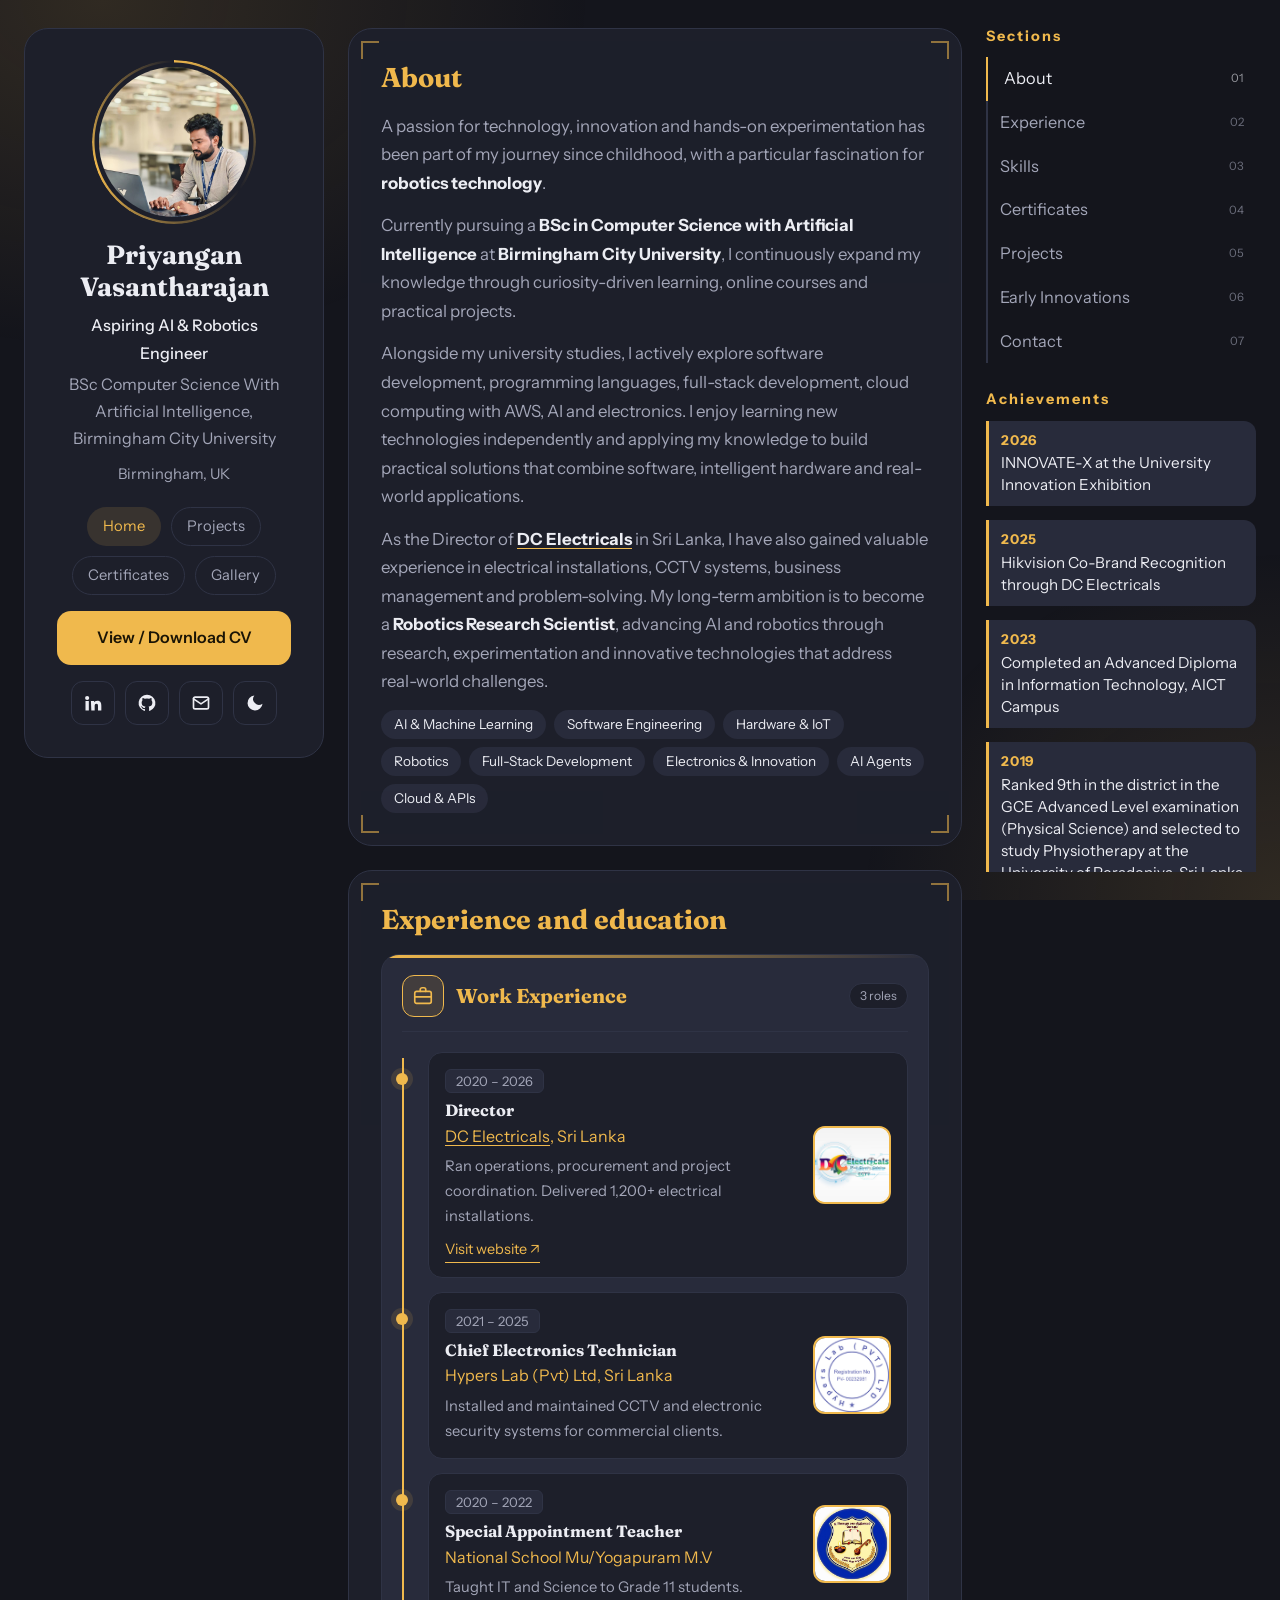
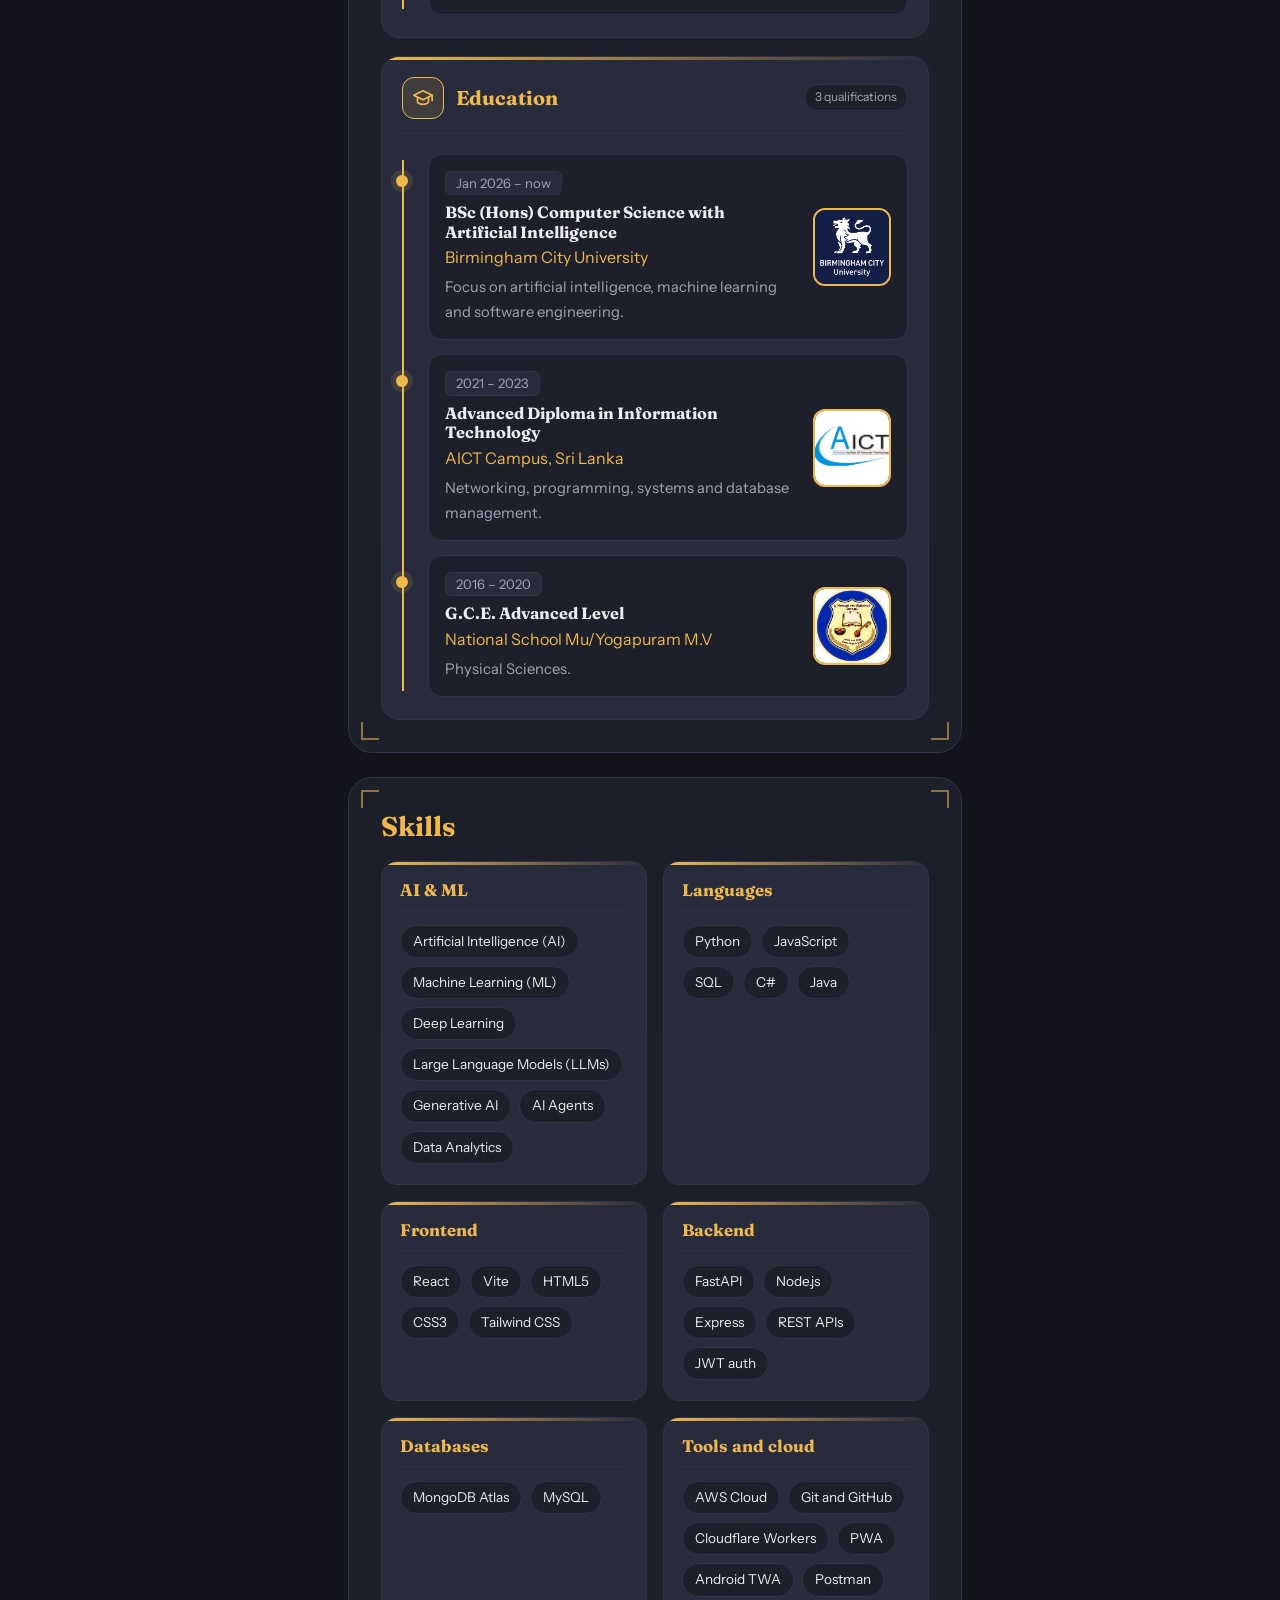
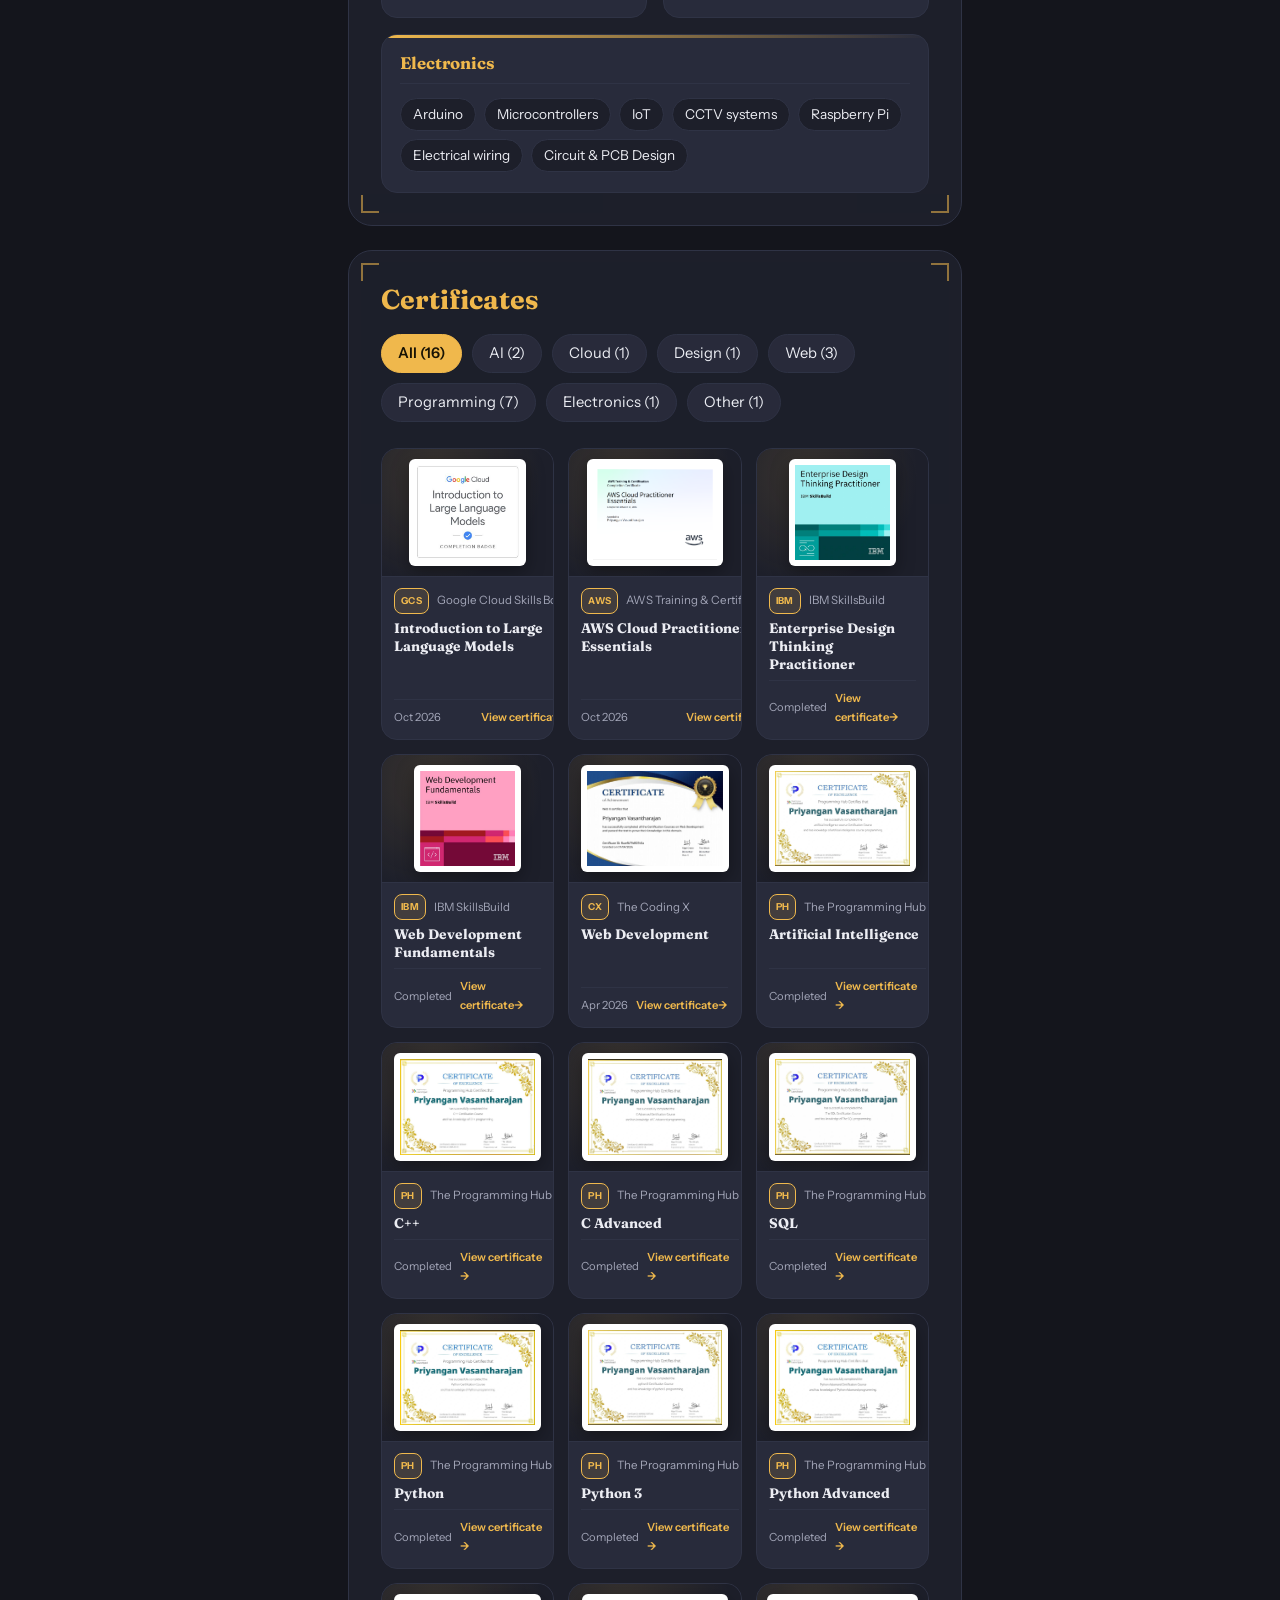
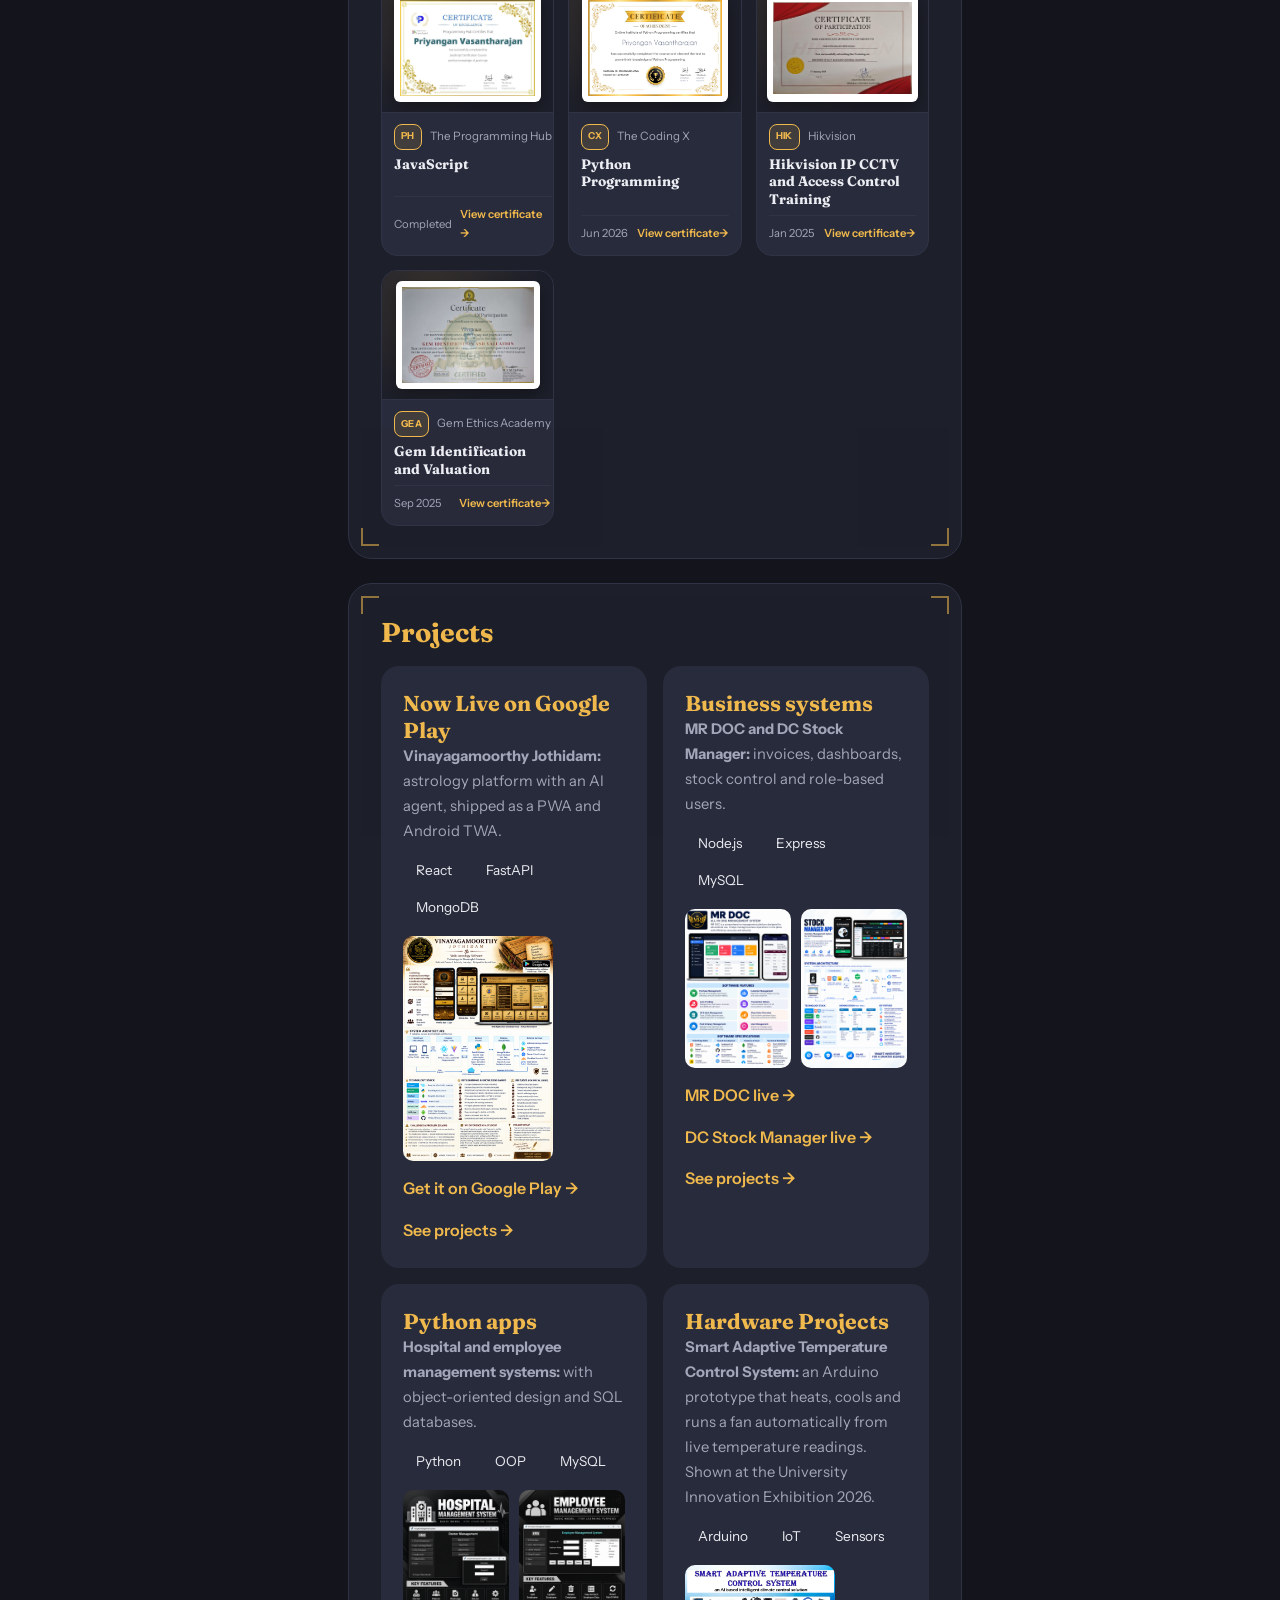
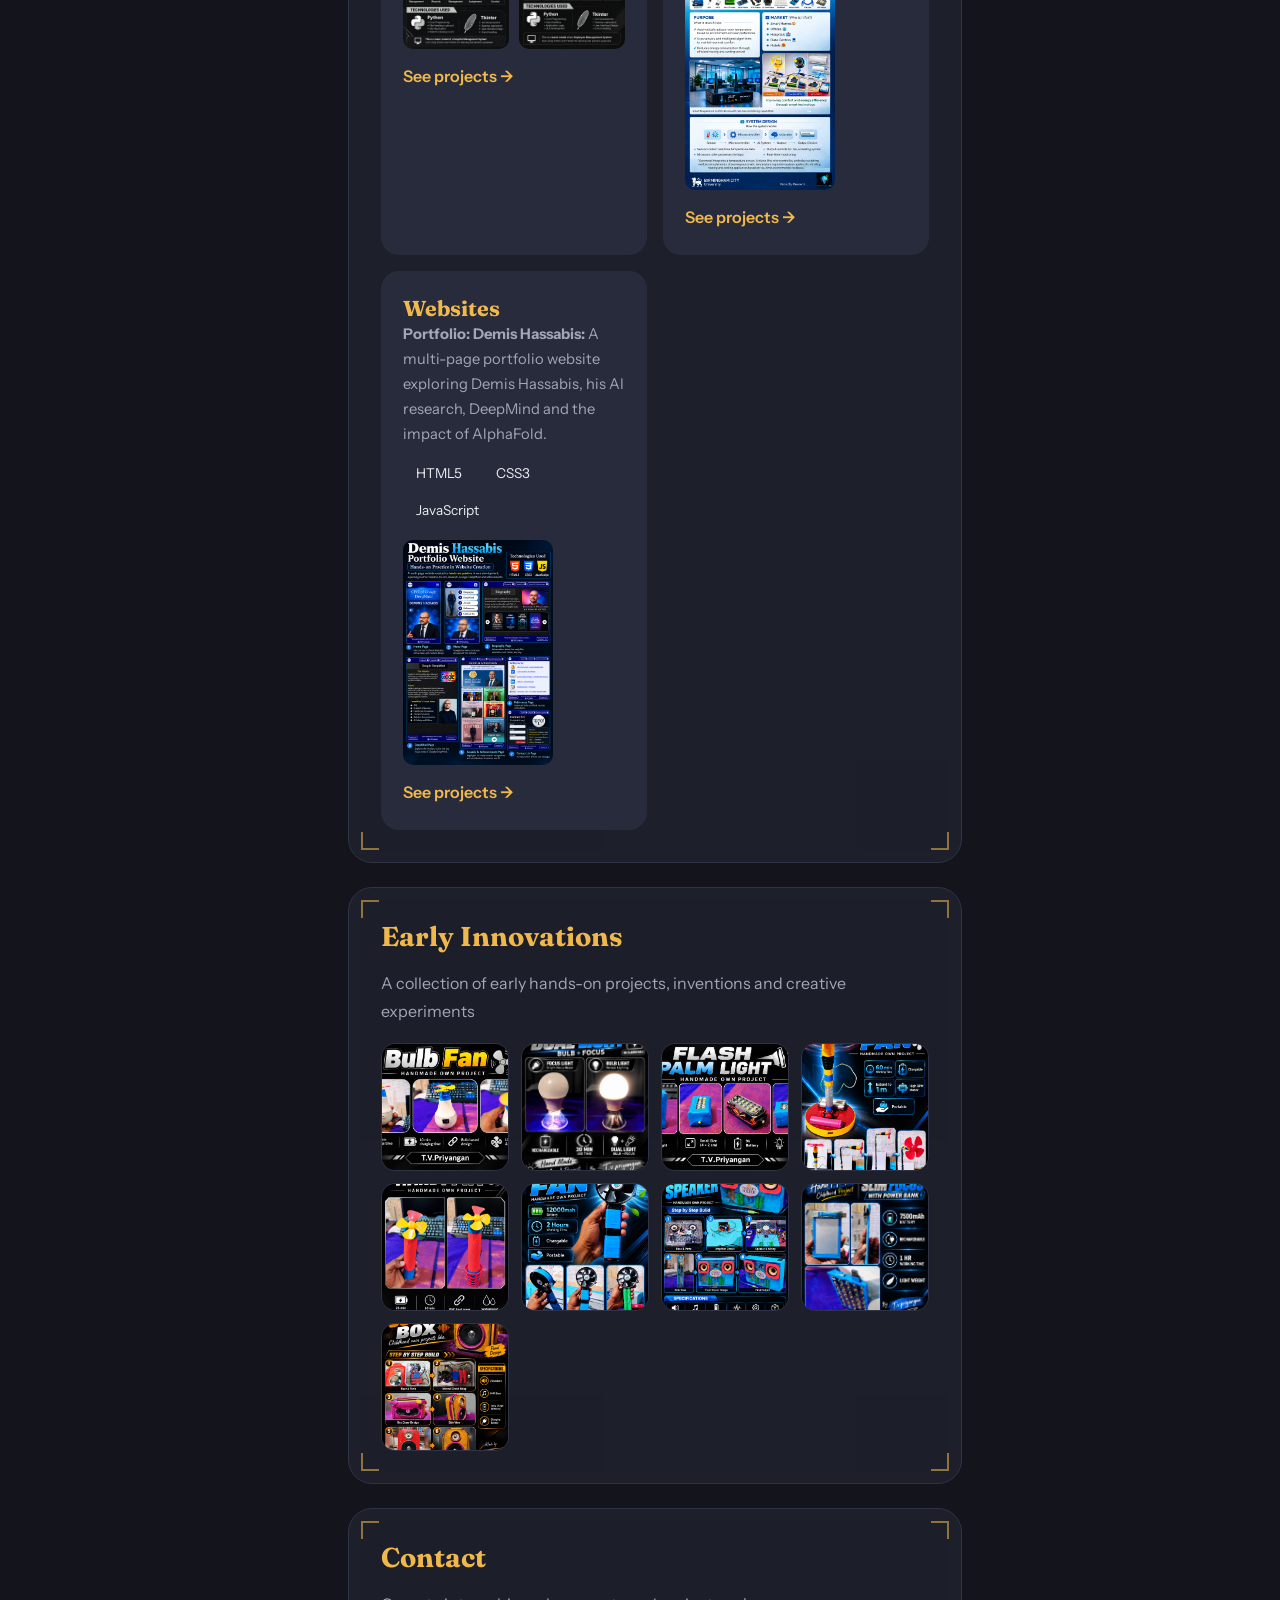
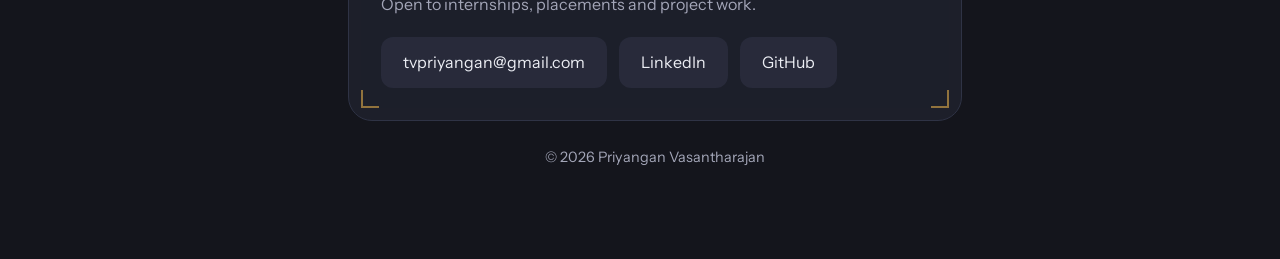
<file: index.html>
<!DOCTYPE html>
<html lang="en">
<head>
<meta charset="UTF-8">
<meta name="viewport" content="width=device-width, initial-scale=1">
<title>Priyangan Vasantharajan | Aspiring AI &amp; Robotics Engineer</title>
<meta name="description" content="Priyangan Vasantharajan (T. V. Priyangan), Director of DC Electricals CCTV &amp; security company, Sri Lanka, is an aspiring AI &amp; Robotics Engineer studying BSc Computer Science with Artificial Intelligence at Birmingham City University. Portfolio of AI, full-stack, electronics and robotics projects.">
<meta name="author" content="Priyangan Vasantharajan">
<meta name="robots" content="index, follow">
<link rel="canonical" href="https://tvpriyangan-ai.github.io/">
<meta property="og:type" content="website">
<meta property="og:site_name" content="Priyangan Vasantharajan">
<meta property="og:title" content="Priyangan Vasantharajan | Aspiring AI &amp; Robotics Engineer">
<meta property="og:description" content="Priyangan Vasantharajan (TV Priyangan) is an aspiring AI & Robotics Engineer studying BSc Computer Science with Artificial Intelligence at Birmingham City University. Portfolio of AI, full-stack, electronics and robotics projects.">
<meta property="og:url" content="https://tvpriyangan-ai.github.io/">
<meta property="og:image" content="https://tvpriyangan-ai.github.io/images/priLab.jpeg">
<meta name="twitter:card" content="summary_large_image">
<link rel="icon" href="images/priLab.jpeg">
<script type="application/ld+json">{"@context":"https://schema.org","@type":"Person","name":"Priyangan Vasantharajan","alternateName":["T. V. Priyangan","T.V. Priyangan","TV Priyangan","Priyangan"],"url":"https://tvpriyangan-ai.github.io/","image":"https://tvpriyangan-ai.github.io/images/priLab.jpeg","jobTitle":["Aspiring AI & Robotics Engineer","Director of DC Electricals"],"worksFor":{"@type":"Organization","name":"DC Electricals","url":"https://tvpriyangan-ai.github.io/DC_ELECTRICALS/"},"email":"mailto:tvpriyangan@gmail.com","address":{"@type":"PostalAddress","addressLocality":"Birmingham","addressCountry":"UK"},"alumniOf":{"@type":"CollegeOrUniversity","name":"Birmingham City University"},"knowsAbout":["Artificial Intelligence","Robotics","Software Engineering","Full-Stack Development","Electronics","IoT"],"sameAs":["https://linkedin.com/in/tv-priyangan","https://github.com/tvpriyangan-ai"]}</script>
<script>document.documentElement.classList.add("js");try{var t=localStorage.getItem("theme");if(t)document.documentElement.setAttribute("data-theme",t)}catch(e){}</script>
<link rel="preconnect" href="https://fonts.googleapis.com">
<link rel="preconnect" href="https://fonts.gstatic.com" crossorigin>
<link href="https://fonts.googleapis.com/css2?family=Fraunces:opsz,wght@9..144,600;9..144,700&family=Instrument+Sans:wght@400;500;600&display=swap" rel="stylesheet">
<link rel="stylesheet" href="style.css?v=6">
</head>
<body id="top">
<div id="bar"></div>
<div class="layout">

<aside class="side">
  <div class="panel prof rv zoom">
    <div class="ph"><img src="images/priLab.jpeg" alt="Priyangan Vasantharajan"></div>
    <h1>Priyangan Vasantharajan</h1>
    <p class="role">Aspiring AI &amp; Robotics Engineer</p>
    <p class="muted">BSc Computer Science With Artificial Intelligence, Birmingham City University</p>
    <p class="where">Birmingham, UK</p>
    <div class="pills"><a class="on" href="index.html">Home</a><a href="projects.html">Projects</a><a href="certificates.html">Certificates</a><a href="gallery.html">Gallery</a></div>
    <a class="btn" href="Priyangan_Updated_CV.pdf" target="_blank" rel="noopener">View / Download CV</a>
    <div class="icons">
      <a href="https://linkedin.com/in/tv-priyangan" target="_blank" rel="noopener" aria-label="LinkedIn"><svg viewBox="0 0 24 24"><path d="M4.98 3.5a2.5 2.5 0 1 1 0 5 2.5 2.5 0 0 1 0-5zM3 9.5h4V21H3zM9.5 9.5h3.8v1.6c.6-1 1.9-1.9 3.9-1.9 4 0 4.8 2.6 4.8 6V21h-4v-5c0-1.3 0-3-1.9-3s-2.1 1.4-2.1 2.9V21h-4z"/></svg></a>
      <a href="https://github.com/tvpriyangan-ai" target="_blank" rel="noopener" aria-label="GitHub"><svg viewBox="0 0 24 24"><path d="M12 2a10 10 0 0 0-3.2 19.5c.5.1.7-.2.7-.5v-1.8c-2.8.6-3.4-1.2-3.4-1.2-.5-1.2-1.1-1.5-1.1-1.5-.9-.6.1-.6.1-.6 1 .1 1.5 1 1.5 1 .9 1.5 2.4 1.1 3 .8.1-.7.4-1.1.6-1.4-2.2-.3-4.6-1.1-4.6-5 0-1.1.4-2 1-2.7-.1-.3-.4-1.3.1-2.7 0 0 .8-.3 2.8 1a9.6 9.6 0 0 1 5 0c2-1.3 2.8-1 2.8-1 .5 1.4.2 2.4.1 2.7.6.7 1 1.6 1 2.7 0 3.9-2.4 4.7-4.6 5 .4.3.7.9.7 1.9v2.8c0 .3.2.6.7.5A10 10 0 0 0 12 2z"/></svg></a>
      <a href="mailto:tvpriyangan@gmail.com" aria-label="Email"><svg class="st" viewBox="0 0 24 24"><rect x="3" y="5" width="18" height="14" rx="2"/><path d="m3 7 9 6 9-6"/></svg></a>
      <button id="theme" type="button" aria-label="Switch light or dark theme"><svg viewBox="0 0 24 24"><path d="M21 12.8A9 9 0 1 1 11.2 3a7 7 0 0 0 9.8 9.8z"/></svg></button>
    </div>
  </div>
</aside>

<main>
<section id="about" class="panel about rv">
    <h2>About</h2>
    <p>A passion for technology, innovation and hands-on experimentation has been part of my journey since childhood, with a particular fascination for <strong>robotics technology</strong>.</p>
    <p>Currently pursuing a <strong>BSc in Computer Science with Artificial Intelligence</strong> at <strong>Birmingham City University</strong>, I continuously expand my knowledge through curiosity-driven learning, online courses and practical projects.</p>
    <p>Alongside my university studies, I actively explore software development, programming languages, full-stack development, cloud computing with AWS, AI and electronics. I enjoy learning new technologies independently and applying my knowledge to build practical solutions that combine software, intelligent hardware and real-world applications.</p>
    <p>As the Director of <a class="dc-link" href="https://tvpriyangan-ai.github.io/DC_ELECTRICALS/" target="_blank" rel="noopener"><strong>DC Electricals</strong></a> in Sri Lanka, I have also gained valuable experience in electrical installations, CCTV systems, business management and problem-solving. My long-term ambition is to become a <strong>Robotics Research Scientist</strong>, advancing AI and robotics through research, experimentation and innovative technologies that address real-world challenges.</p>
    <ul class="chips"><li>AI &amp; Machine Learning</li><li>Software Engineering</li><li>Hardware &amp; IoT</li><li>Robotics</li><li>Full-Stack Development</li><li>Electronics &amp; Innovation</li><li>AI Agents</li><li>Cloud &amp; APIs</li></ul>
  </section>
  <section id="experience" class="panel rv">
    <h2>Experience and education</h2>
    <div class="xp">
      <div class="xp-box">
        <div class="xp-head"><span class="xp-ic"><svg viewBox="0 0 24 24" aria-hidden="true"><rect x="3" y="7" width="18" height="13" rx="2"/><path d="M9 7V5a2 2 0 0 1 2-2h2a2 2 0 0 1 2 2v2M3 13h18"/></svg></span><h3>Work Experience</h3><span class="xp-n">3 roles</span></div>
        <div class="tl">
          <article class="has-logo"><span class="xp-logo"><img src="images/dclogo.jpeg" alt="DC Electricals logo" loading="lazy"></span><div class="xp-txt"><time>2020 – 2026</time><h3>Director</h3><div class="org"><a class="dc-link" href="https://tvpriyangan-ai.github.io/DC_ELECTRICALS/" target="_blank" rel="noopener">DC Electricals</a>, Sri Lanka</div><p>Ran operations, procurement and project coordination. Delivered 1,200+ electrical installations.</p><a class="xp-link" href="https://tvpriyangan-ai.github.io/DC_ELECTRICALS/" target="_blank" rel="noopener">Visit website ↗</a></div></article>
          <article class="has-logo"><span class="xp-logo"><img src="images/hyperslablogo.jpg" alt="Hypers Lab logo" loading="lazy"></span><div class="xp-txt"><time>2021 – 2025</time><h3>Chief Electronics Technician</h3><div class="org">Hypers Lab (Pvt) Ltd, Sri Lanka</div><p>Installed and maintained CCTV and electronic security systems for commercial clients.</p></div></article>
          <article class="has-logo"><span class="xp-logo"><img src="images/YMVLOGO.jpg" alt="Mu/Yogapuram M.V logo" loading="lazy"></span><div class="xp-txt"><time>2020 – 2022</time><h3>Special Appointment Teacher</h3><div class="org">National School Mu/Yogapuram M.V</div><p>Taught IT and Science to Grade 11 students.</p></div></article>
        </div>
      </div>
      <div class="xp-box">
        <div class="xp-head"><span class="xp-ic"><svg viewBox="0 0 24 24" aria-hidden="true"><path d="M2 9l10-5 10 5-10 5z"/><path d="M6 11v5c0 1.5 2.7 3 6 3s6-1.5 6-3v-5M22 9v6"/></svg></span><h3>Education</h3><span class="xp-n">3 qualifications</span></div>
        <div class="tl">
          <article class="has-logo"><span class="xp-logo"><img src="images/bculogo.png" alt="Birmingham City University logo" loading="lazy"></span><div class="xp-txt"><time>Jan 2026 – now</time><h3>BSc (Hons) Computer Science with Artificial Intelligence</h3><div class="org">Birmingham City University</div><p>Focus on artificial intelligence, machine learning and software engineering.</p></div></article>
          <article class="has-logo"><span class="xp-logo"><img src="images/aictlogo.png" alt="AICT Campus logo" loading="lazy"></span><div class="xp-txt"><time>2021 – 2023</time><h3>Advanced Diploma in Information Technology</h3><div class="org">AICT Campus, Sri Lanka</div><p>Networking, programming, systems and database management.</p></div></article>
          <article class="has-logo"><span class="xp-logo"><img src="images/YMVLOGO.jpg" alt="Mu/Yogapuram M.V logo" loading="lazy"></span><div class="xp-txt"><time>2016 – 2020</time><h3>G.C.E. Advanced Level</h3><div class="org">National School Mu/Yogapuram M.V</div><p>Physical Sciences.</p></div></article>
        </div>
      </div>
    </div>
  </section>
  <section id="skills" class="panel rv">
    <h2>Skills</h2>
    <div class="skills">
      <div><h3>AI &amp; ML</h3><ul class="chips"><li>Artificial Intelligence (AI)</li><li>Machine Learning (ML)</li><li>Deep Learning</li><li>Large Language Models (LLMs)</li><li>Generative AI</li><li>AI Agents</li><li>Data Analytics</li></ul></div>
      <div><h3>Languages</h3><ul class="chips"><li>Python</li><li>JavaScript</li><li>SQL</li><li>C#</li><li>Java</li></ul></div>
      <div><h3>Frontend</h3><ul class="chips"><li>React</li><li>Vite</li><li>HTML5</li><li>CSS3</li><li>Tailwind CSS</li></ul></div>
      <div><h3>Backend</h3><ul class="chips"><li>FastAPI</li><li>Node.js</li><li>Express</li><li>REST APIs</li><li>JWT auth</li></ul></div>
      <div><h3>Databases</h3><ul class="chips"><li>MongoDB Atlas</li><li>MySQL</li></ul></div>
      <div><h3>Tools and cloud</h3><ul class="chips"><li>AWS Cloud</li><li>Git and GitHub</li><li>Cloudflare Workers</li><li>PWA</li><li>Android TWA</li><li>Postman</li></ul></div>
      <div><h3>Electronics</h3><ul class="chips"><li>Arduino</li><li>Microcontrollers</li><li>IoT</li><li>CCTV systems</li><li>Raspberry Pi</li><li>Electrical wiring</li><li>Circuit &amp; PCB Design</li></ul></div>
    </div>
  </section>
  <section id="certificates" class="panel rv">
    <h2>Certificates</h2>
    <div class="tabs" id="tabs" role="group" aria-label="Filter certificates"></div>
    <div class="certs mini" id="all-certs"></div>
  </section>
  <section id="software" class="panel rv">
    <h2>Projects</h2>
    <div class="explore">
      <div class="ex tilt"><b>Now Live on Google Play</b><span><strong>Vinayagamoorthy Jothidam:</strong> astrology platform with an AI agent, shipped as a PWA and Android TWA.</span><ul class="chips"><li>React</li><li>FastAPI</li><li>MongoDB</li></ul><div class="psts"><button type="button" class="pst" data-full="images/vjPoster.jpeg" data-title="Vinayagamoorthy Jothidam poster"><img src="images/vjPoster.jpeg" alt="Vinayagamoorthy Jothidam poster" loading="lazy"></button></div><a class="go" href="https://play.google.com/store/apps/details?id=dev.workers.tvpriyangan.vinayagamoorthy_jothidam_app.twa" target="_blank" rel="noopener">Get it on Google Play →</a> <a class="go" href="projects.html">See projects →</a></div>
      <div class="ex tilt"><b>Business systems</b><span><strong>MR DOC and DC Stock Manager:</strong> invoices, dashboards, stock control and role-based users.</span><ul class="chips"><li>Node.js</li><li>Express</li><li>MySQL</li></ul><div class="psts"><button type="button" class="pst" data-full="images/mrdocPoster.png" data-title="MR DOC poster"><img src="images/mrdocPoster.png" alt="MR DOC poster" loading="lazy"></button><button type="button" class="pst" data-full="images/dcPoster.png" data-title="DC Stock Manager poster"><img src="images/dcPoster.png" alt="DC Stock Manager poster" loading="lazy"></button></div><a class="go" href="https://mr-doc-app.onrender.com/dashboard.html" target="_blank" rel="noopener">MR DOC live →</a> <a class="go" href="https://dc-stock-manager-web.onrender.com/index.html" target="_blank" rel="noopener">DC Stock Manager live →</a> <a class="go" href="projects.html">See projects →</a></div>
      <div class="ex tilt"><b>Python apps</b><span><strong>Hospital and employee management systems:</strong> with object-oriented design and SQL databases.</span><ul class="chips"><li>Python</li><li>OOP</li><li>MySQL</li></ul><div class="psts"><button type="button" class="pst" data-full="images/HMSPoster.png" data-title="Hospital Management System poster"><img src="images/HMSPoster.png" alt="Hospital Management System poster" loading="lazy"></button><button type="button" class="pst" data-full="images/EMSPoster.png" data-title="Employee Management System poster"><img src="images/EMSPoster.png" alt="Employee Management System poster" loading="lazy"></button></div><a class="go" href="projects.html">See projects →</a></div>
      <div class="ex tilt"><b>Hardware Projects</b><span><strong>Smart Adaptive Temperature Control System:</strong> an Arduino prototype that heats, cools and runs a fan automatically from live temperature readings. Shown at the University Innovation Exhibition 2026.</span><ul class="chips"><li>Arduino</li><li>IoT</li><li>Sensors</li></ul><div class="psts"><button type="button" class="pst" data-full="images/exhi.jpeg" data-title="INNOVATE-X: Smart Adaptive Temperature Control System poster"><img src="images/exhi.jpeg" alt="INNOVATE-X: Smart Adaptive Temperature Control System poster" loading="lazy"></button></div><a class="go" href="projects.html">See projects →</a></div>
      <div class="ex tilt"><b>Websites</b><span><strong>Portfolio: Demis Hassabis:</strong> A multi-page portfolio website exploring Demis Hassabis, his AI research, DeepMind and the impact of AlphaFold.</span><ul class="chips"><li>HTML5</li><li>CSS3</li><li>JavaScript</li></ul><div class="psts"><button type="button" class="pst" data-full="images/dhPoster.png" data-title="Demis Hassabis portfolio website poster"><img src="images/dhPoster.png" alt="Demis Hassabis portfolio website poster" loading="lazy"></button></div><a class="go" href="projects.html">See projects →</a></div>
    </div>
  </section>
  <section id="innovations" class="panel rv">
    <h2>Early Innovations</h2>
    <p class="lead" style="margin-bottom:18px">A collection of early hands-on projects, inventions and creative experiments</p>
    <div class="inv" id="inventions"></div>
  </section>
  <section id="contact" class="panel contact rv">
    <h2>Contact</h2>
    <p class="lead" style="margin-bottom:18px">Open to internships, placements and project work.</p>
    <div class="row">
      <a href="mailto:tvpriyangan@gmail.com">tvpriyangan@gmail.com</a>
      <a href="https://linkedin.com/in/tv-priyangan" target="_blank" rel="noopener">LinkedIn</a>
      <a href="https://github.com/tvpriyangan-ai" target="_blank" rel="noopener">GitHub</a>
    </div>
  </section>
<footer>© 2026 Priyangan Vasantharajan</footer>
</main>
<nav class="side toc" aria-label="Sections">
  <h2>Sections</h2>
  <ol>
    <li><a href="#about">About <span>01</span></a></li>
    <li><a href="#experience">Experience <span>02</span></a></li>
    <li><a href="#skills">Skills <span>03</span></a></li>
    <li><a href="#certificates">Certificates <span>04</span></a></li>
    <li><a href="#software">Projects <span>05</span></a></li>
    <li><a href="#innovations">Early Innovations <span>06</span></a></li>
    <li><a href="#contact">Contact <span>07</span></a></li>
  </ol>
  <h2 class="ach-h">Achievements</h2>
  <ol class="ach" id="side-ach"></ol>
</nav>
</div>
<script src="data.js?v=5"></script>
<script src="app.js?v=3"></script>
</body>
</html>
</file>
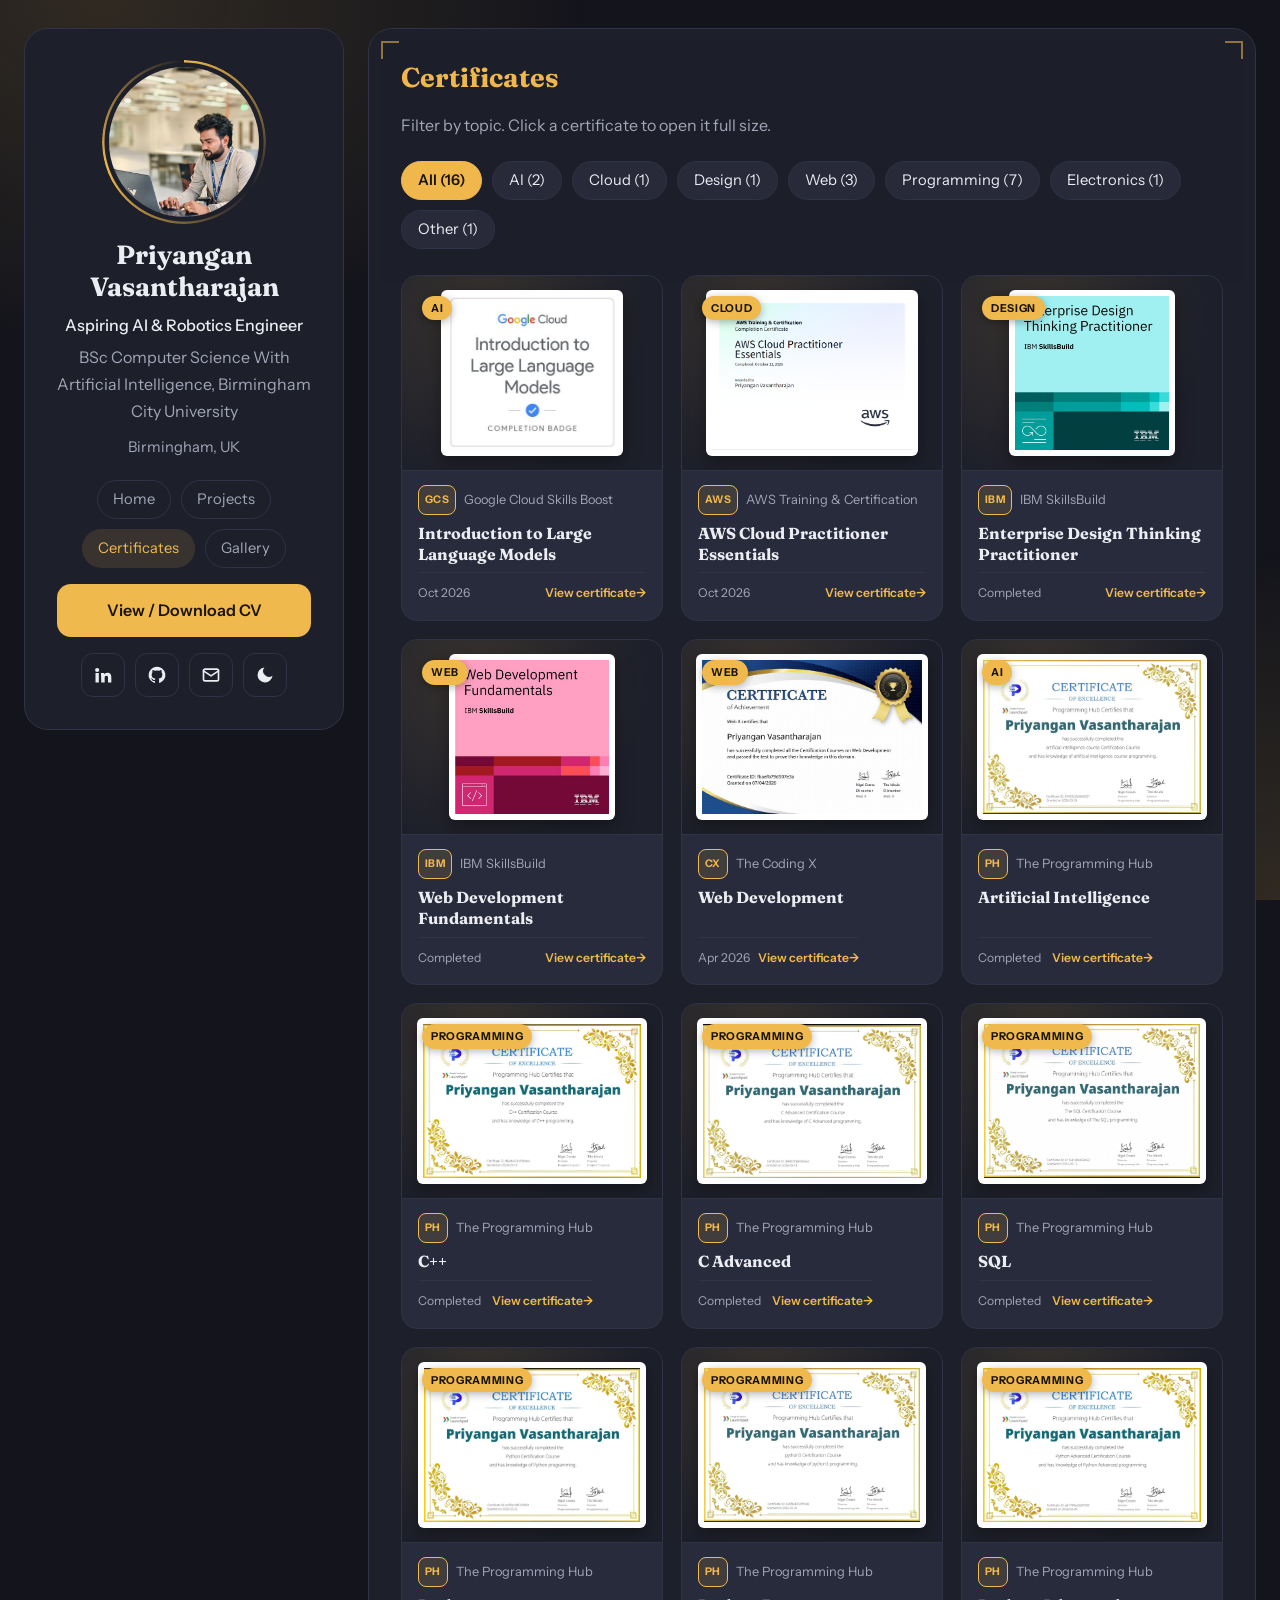
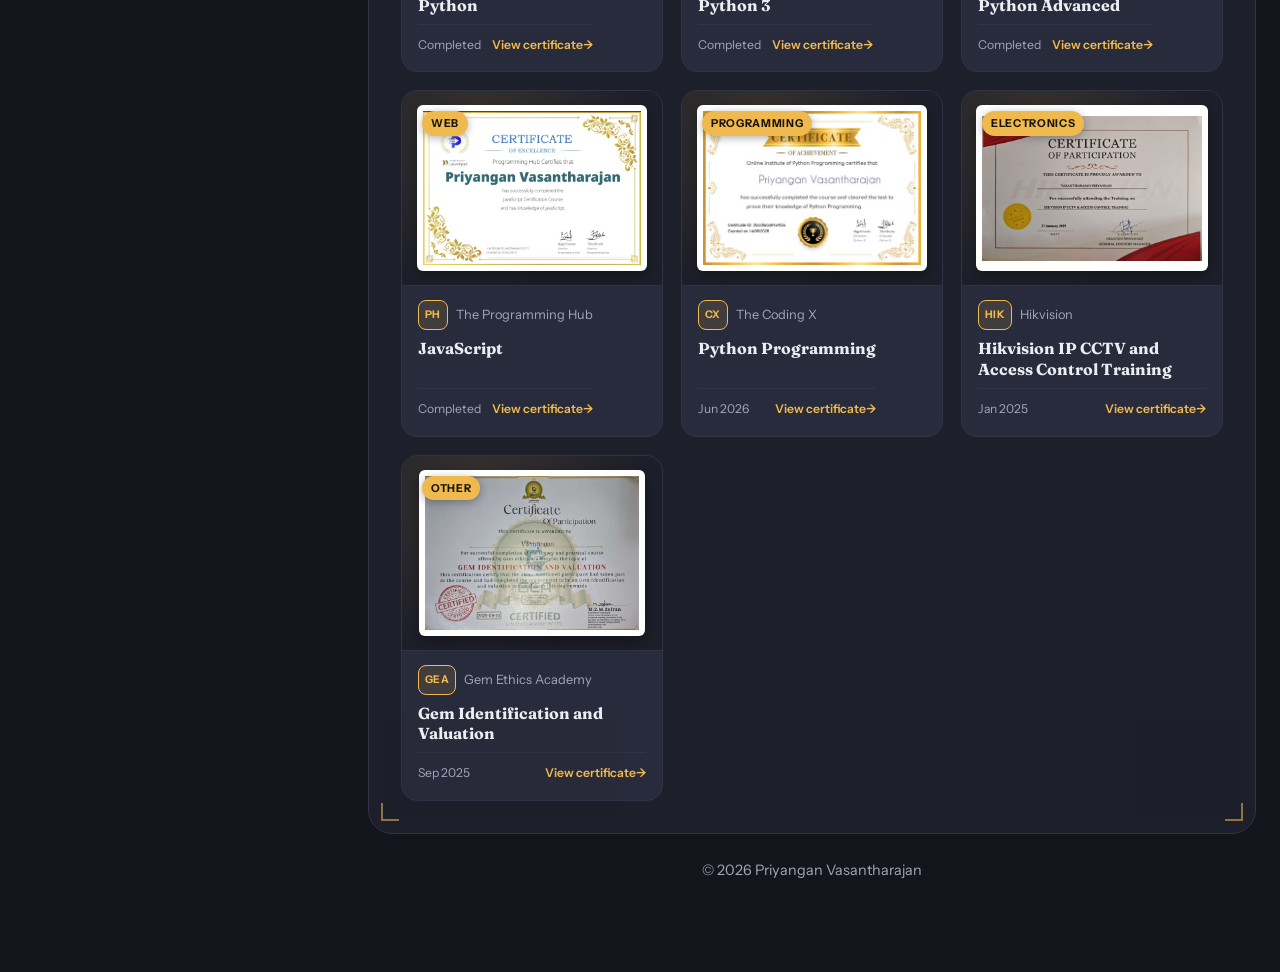
<file: certificates.html>
<!DOCTYPE html>
<html lang="en">
<head>
<meta charset="UTF-8">
<meta name="viewport" content="width=device-width, initial-scale=1">
<title>Certificates | Priyangan Vasantharajan</title>
<meta name="description" content="Certificates earned by Priyangan Vasantharajan in AI, programming, web development, design and electronics.">
<meta name="author" content="Priyangan Vasantharajan">
<meta name="robots" content="index, follow">
<link rel="canonical" href="https://tvpriyangan-ai.github.io/certificates.html">
<meta property="og:type" content="website">
<meta property="og:site_name" content="Priyangan Vasantharajan">
<meta property="og:title" content="Certificates | Priyangan Vasantharajan">
<meta property="og:description" content="Certificates earned by Priyangan Vasantharajan in AI, programming, web development, design and electronics.">
<meta property="og:url" content="https://tvpriyangan-ai.github.io/certificates.html">
<meta property="og:image" content="https://tvpriyangan-ai.github.io/images/priLab.jpeg">
<meta name="twitter:card" content="summary_large_image">
<link rel="icon" href="images/priLab.jpeg">
<script>document.documentElement.classList.add("js");try{var t=localStorage.getItem("theme");if(t)document.documentElement.setAttribute("data-theme",t)}catch(e){}</script>
<link rel="preconnect" href="https://fonts.googleapis.com">
<link rel="preconnect" href="https://fonts.gstatic.com" crossorigin>
<link href="https://fonts.googleapis.com/css2?family=Fraunces:opsz,wght@9..144,600;9..144,700&family=Instrument+Sans:wght@400;500;600&display=swap" rel="stylesheet">
<link rel="stylesheet" href="style.css?v=6">
</head>
<body id="top">
<div id="bar"></div>
<div class="layout two">

<aside class="side">
  <div class="panel prof rv zoom">
    <div class="ph"><img src="images/priLab.jpeg" alt="Priyangan Vasantharajan"></div>
    <h1>Priyangan Vasantharajan</h1>
    <p class="role">Aspiring AI &amp; Robotics Engineer</p>
    <p class="muted">BSc Computer Science With Artificial Intelligence, Birmingham City University</p>
    <p class="where">Birmingham, UK</p>
    <div class="pills"><a href="index.html">Home</a><a href="projects.html">Projects</a><a class="on" href="certificates.html">Certificates</a><a href="gallery.html">Gallery</a></div>
    <a class="btn" href="Priyangan_Updated_CV.pdf" target="_blank" rel="noopener">View / Download CV</a>
    <div class="icons">
      <a href="https://linkedin.com/in/tv-priyangan" target="_blank" rel="noopener" aria-label="LinkedIn"><svg viewBox="0 0 24 24"><path d="M4.98 3.5a2.5 2.5 0 1 1 0 5 2.5 2.5 0 0 1 0-5zM3 9.5h4V21H3zM9.5 9.5h3.8v1.6c.6-1 1.9-1.9 3.9-1.9 4 0 4.8 2.6 4.8 6V21h-4v-5c0-1.3 0-3-1.9-3s-2.1 1.4-2.1 2.9V21h-4z"/></svg></a>
      <a href="https://github.com/tvpriyangan-ai" target="_blank" rel="noopener" aria-label="GitHub"><svg viewBox="0 0 24 24"><path d="M12 2a10 10 0 0 0-3.2 19.5c.5.1.7-.2.7-.5v-1.8c-2.8.6-3.4-1.2-3.4-1.2-.5-1.2-1.1-1.5-1.1-1.5-.9-.6.1-.6.1-.6 1 .1 1.5 1 1.5 1 .9 1.5 2.4 1.1 3 .8.1-.7.4-1.1.6-1.4-2.2-.3-4.6-1.1-4.6-5 0-1.1.4-2 1-2.7-.1-.3-.4-1.3.1-2.7 0 0 .8-.3 2.8 1a9.6 9.6 0 0 1 5 0c2-1.3 2.8-1 2.8-1 .5 1.4.2 2.4.1 2.7.6.7 1 1.6 1 2.7 0 3.9-2.4 4.7-4.6 5 .4.3.7.9.7 1.9v2.8c0 .3.2.6.7.5A10 10 0 0 0 12 2z"/></svg></a>
      <a href="mailto:tvpriyangan@gmail.com" aria-label="Email"><svg class="st" viewBox="0 0 24 24"><rect x="3" y="5" width="18" height="14" rx="2"/><path d="m3 7 9 6 9-6"/></svg></a>
      <button id="theme" type="button" aria-label="Switch light or dark theme"><svg viewBox="0 0 24 24"><path d="M21 12.8A9 9 0 1 1 11.2 3a7 7 0 0 0 9.8 9.8z"/></svg></button>
    </div>
  </div>
</aside>

<main>
<section class="panel rv">
    <h2>Certificates</h2>
    <p class="lead" style="margin-bottom:22px">Filter by topic. Click a certificate to open it full size.</p>
    <div class="tabs" id="tabs" role="group" aria-label="Filter certificates"></div>
    <div class="certs" id="all-certs"></div>
  </section>
<footer>© 2026 Priyangan Vasantharajan</footer>
</main>

</div>
<script src="data.js?v=5"></script>
<script src="app.js?v=3"></script>
</body>
</html>
</file>
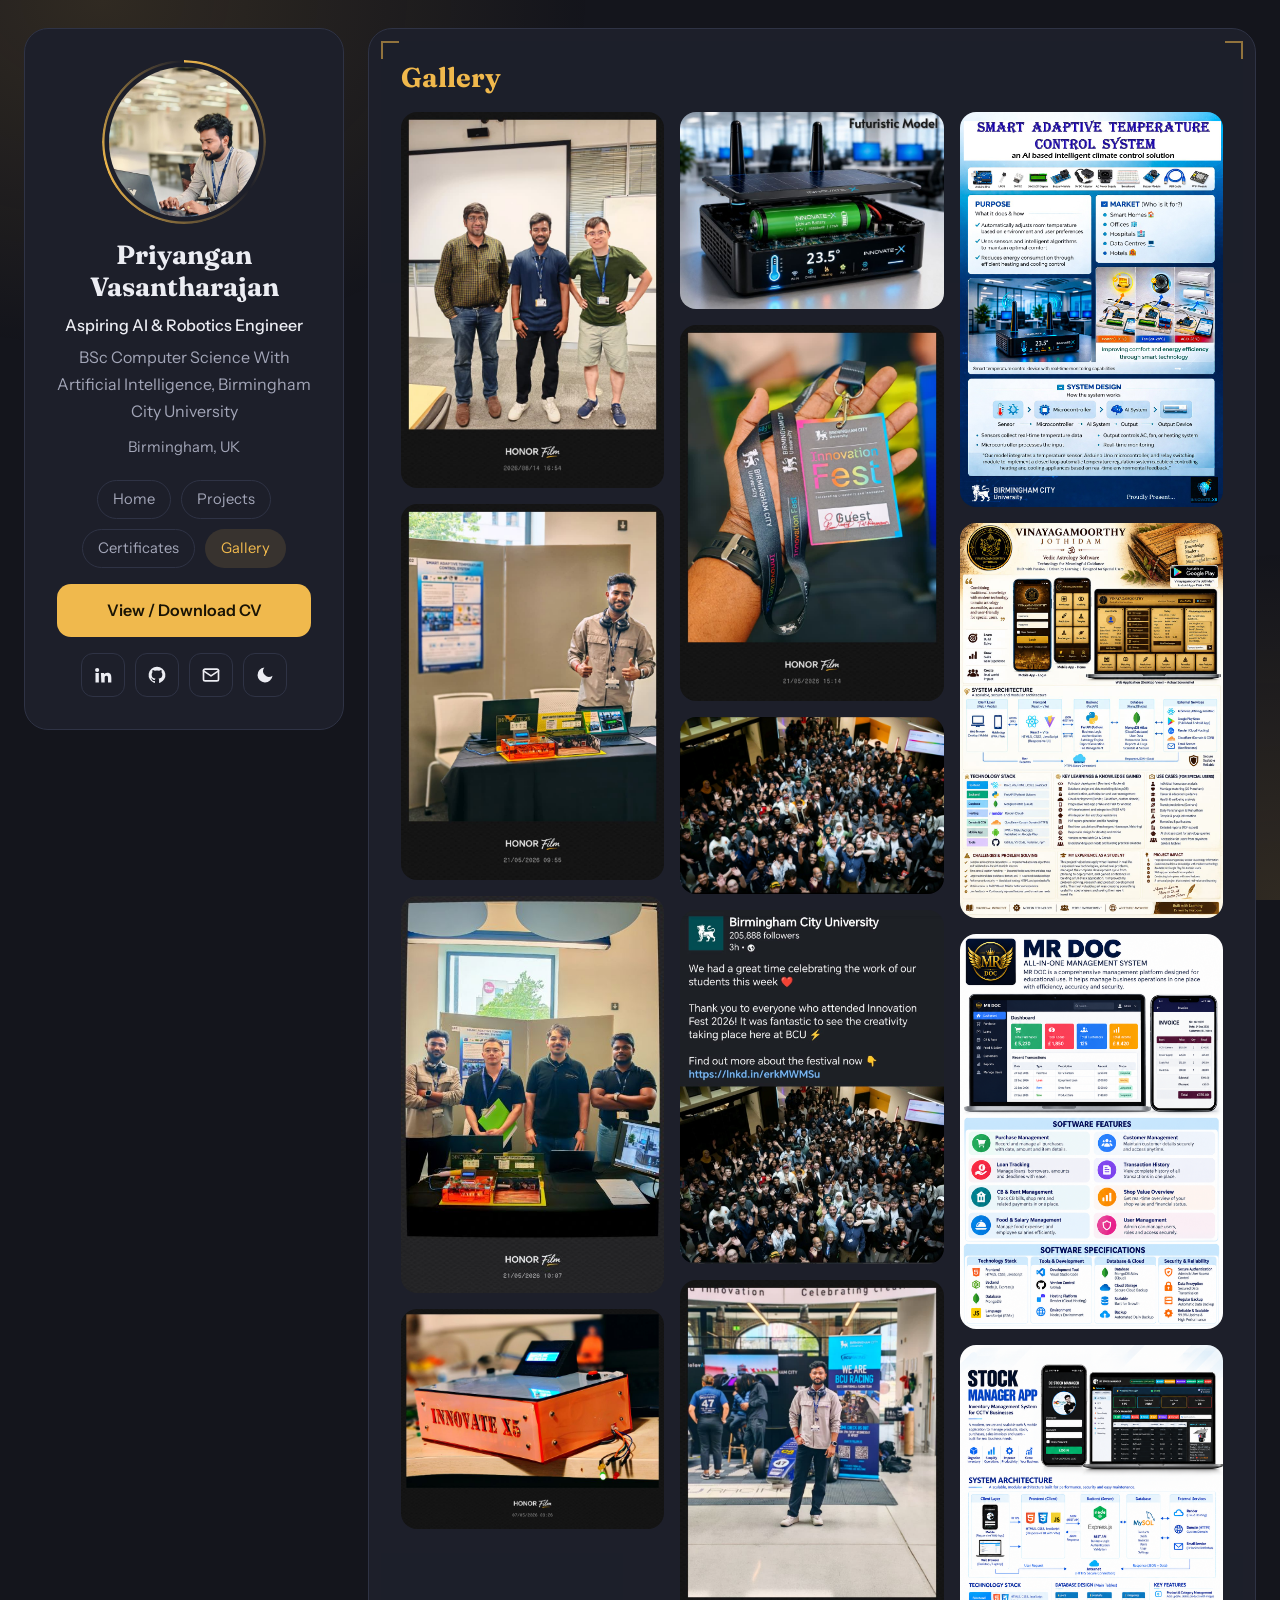
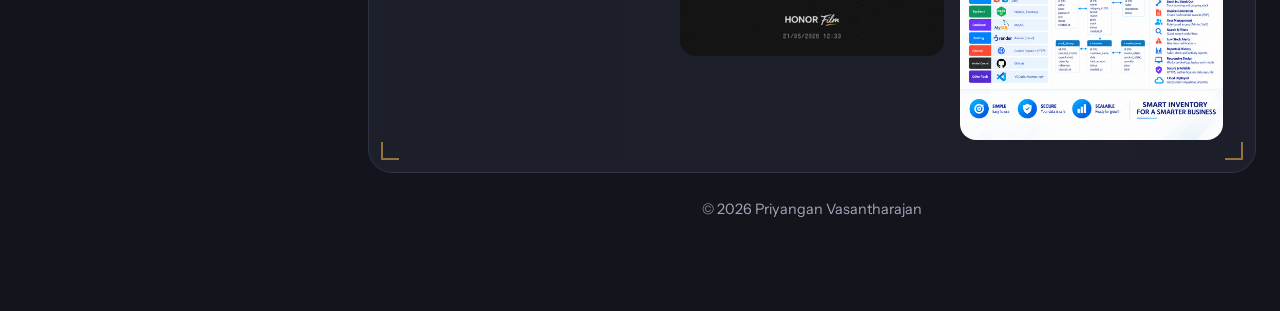
<file: gallery.html>
<!DOCTYPE html>
<html lang="en">
<head>
<meta charset="UTF-8">
<meta name="viewport" content="width=device-width, initial-scale=1">
<title>Gallery | Priyangan Vasantharajan</title>
<meta name="description" content="Photos of Priyangan Vasantharajan at innovation exhibitions, project showcases and events.">
<meta name="author" content="Priyangan Vasantharajan">
<meta name="robots" content="index, follow">
<link rel="canonical" href="https://tvpriyangan-ai.github.io/gallery.html">
<meta property="og:type" content="website">
<meta property="og:site_name" content="Priyangan Vasantharajan">
<meta property="og:title" content="Gallery | Priyangan Vasantharajan">
<meta property="og:description" content="Photos of Priyangan Vasantharajan at innovation exhibitions, project showcases and events.">
<meta property="og:url" content="https://tvpriyangan-ai.github.io/gallery.html">
<meta property="og:image" content="https://tvpriyangan-ai.github.io/images/priLab.jpeg">
<meta name="twitter:card" content="summary_large_image">
<link rel="icon" href="images/priLab.jpeg">
<script>document.documentElement.classList.add("js");try{var t=localStorage.getItem("theme");if(t)document.documentElement.setAttribute("data-theme",t)}catch(e){}</script>
<link rel="preconnect" href="https://fonts.googleapis.com">
<link rel="preconnect" href="https://fonts.gstatic.com" crossorigin>
<link href="https://fonts.googleapis.com/css2?family=Fraunces:opsz,wght@9..144,600;9..144,700&family=Instrument+Sans:wght@400;500;600&display=swap" rel="stylesheet">
<link rel="stylesheet" href="style.css?v=6">
</head>
<body id="top">
<div id="bar"></div>
<div class="layout two">

<aside class="side">
  <div class="panel prof rv zoom">
    <div class="ph"><img src="images/priLab.jpeg" alt="Priyangan Vasantharajan"></div>
    <h1>Priyangan Vasantharajan</h1>
    <p class="role">Aspiring AI &amp; Robotics Engineer</p>
    <p class="muted">BSc Computer Science With Artificial Intelligence, Birmingham City University</p>
    <p class="where">Birmingham, UK</p>
    <div class="pills"><a href="index.html">Home</a><a href="projects.html">Projects</a><a href="certificates.html">Certificates</a><a class="on" href="gallery.html">Gallery</a></div>
    <a class="btn" href="Priyangan_Updated_CV.pdf" target="_blank" rel="noopener">View / Download CV</a>
    <div class="icons">
      <a href="https://linkedin.com/in/tv-priyangan" target="_blank" rel="noopener" aria-label="LinkedIn"><svg viewBox="0 0 24 24"><path d="M4.98 3.5a2.5 2.5 0 1 1 0 5 2.5 2.5 0 0 1 0-5zM3 9.5h4V21H3zM9.5 9.5h3.8v1.6c.6-1 1.9-1.9 3.9-1.9 4 0 4.8 2.6 4.8 6V21h-4v-5c0-1.3 0-3-1.9-3s-2.1 1.4-2.1 2.9V21h-4z"/></svg></a>
      <a href="https://github.com/tvpriyangan-ai" target="_blank" rel="noopener" aria-label="GitHub"><svg viewBox="0 0 24 24"><path d="M12 2a10 10 0 0 0-3.2 19.5c.5.1.7-.2.7-.5v-1.8c-2.8.6-3.4-1.2-3.4-1.2-.5-1.2-1.1-1.5-1.1-1.5-.9-.6.1-.6.1-.6 1 .1 1.5 1 1.5 1 .9 1.5 2.4 1.1 3 .8.1-.7.4-1.1.6-1.4-2.2-.3-4.6-1.1-4.6-5 0-1.1.4-2 1-2.7-.1-.3-.4-1.3.1-2.7 0 0 .8-.3 2.8 1a9.6 9.6 0 0 1 5 0c2-1.3 2.8-1 2.8-1 .5 1.4.2 2.4.1 2.7.6.7 1 1.6 1 2.7 0 3.9-2.4 4.7-4.6 5 .4.3.7.9.7 1.9v2.8c0 .3.2.6.7.5A10 10 0 0 0 12 2z"/></svg></a>
      <a href="mailto:tvpriyangan@gmail.com" aria-label="Email"><svg class="st" viewBox="0 0 24 24"><rect x="3" y="5" width="18" height="14" rx="2"/><path d="m3 7 9 6 9-6"/></svg></a>
      <button id="theme" type="button" aria-label="Switch light or dark theme"><svg viewBox="0 0 24 24"><path d="M21 12.8A9 9 0 1 1 11.2 3a7 7 0 0 0 9.8 9.8z"/></svg></button>
    </div>
  </div>
</aside>

<main>
<section class="panel rv">
    <h2>Gallery</h2>
    <div class="gal" id="gallery"></div>
  </section>
<footer>© 2026 Priyangan Vasantharajan</footer>
</main>

</div>
<script src="data.js?v=5"></script>
<script src="app.js?v=3"></script>
</body>
</html>
</file>
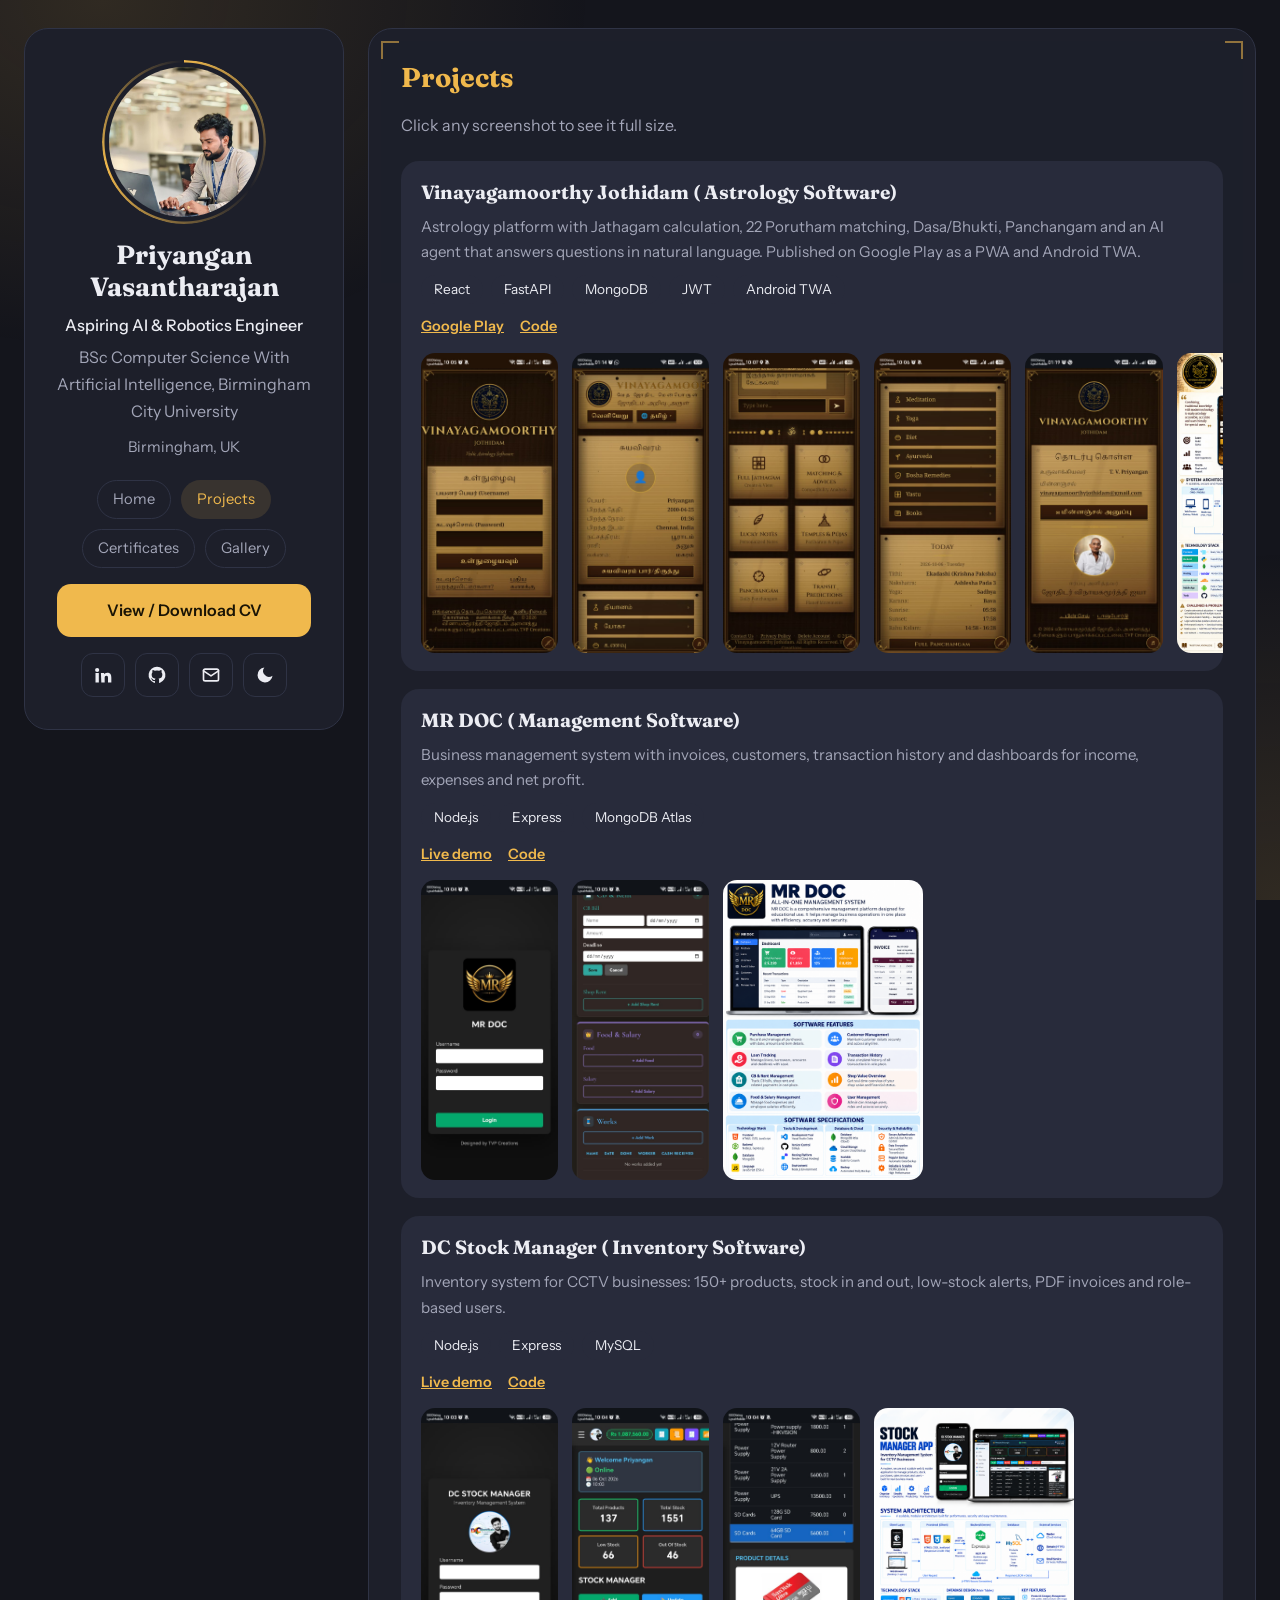
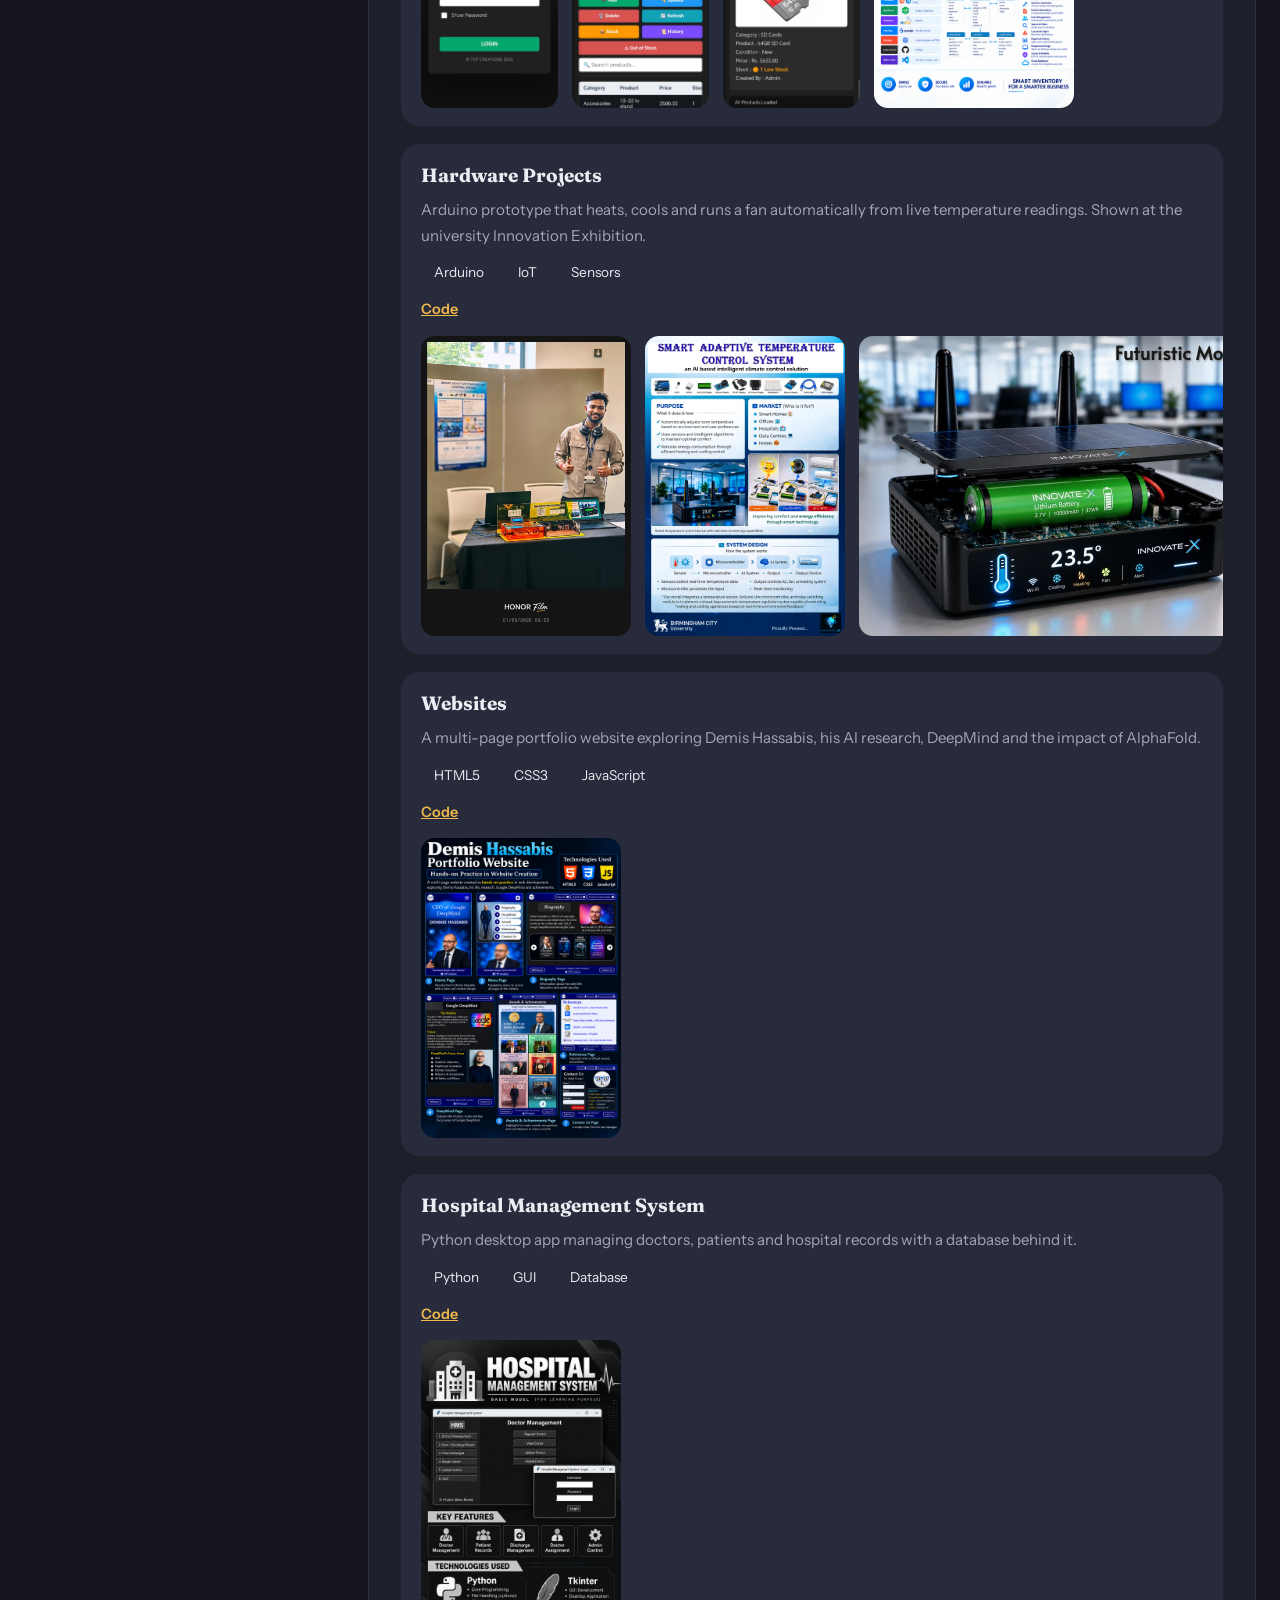
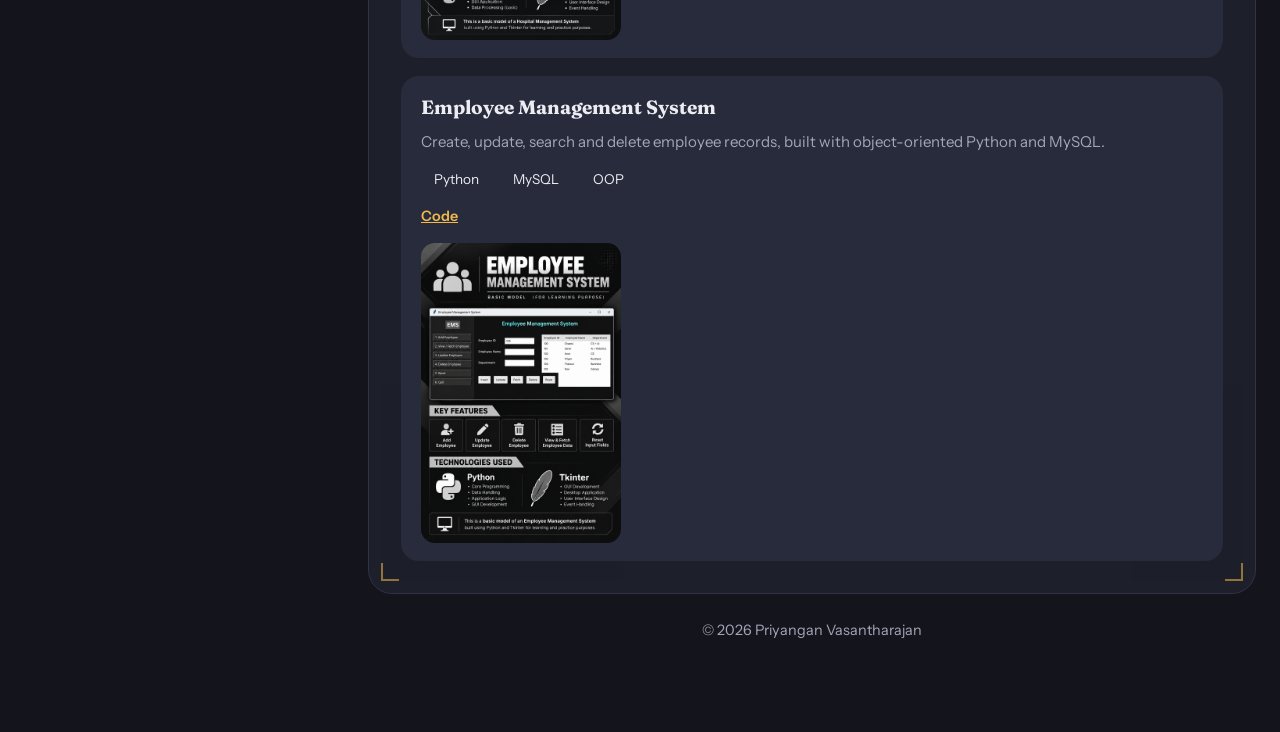
<file: projects.html>
<!DOCTYPE html>
<html lang="en">
<head>
<meta charset="UTF-8">
<meta name="viewport" content="width=device-width, initial-scale=1">
<title>Projects | Priyangan Vasantharajan</title>
<meta name="description" content="Projects by Priyangan Vasantharajan: AI-powered apps, full-stack business systems, Python applications and Arduino/IoT hardware prototypes.">
<meta name="author" content="Priyangan Vasantharajan">
<meta name="robots" content="index, follow">
<link rel="canonical" href="https://tvpriyangan-ai.github.io/projects.html">
<meta property="og:type" content="website">
<meta property="og:site_name" content="Priyangan Vasantharajan">
<meta property="og:title" content="Projects | Priyangan Vasantharajan">
<meta property="og:description" content="Projects by Priyangan Vasantharajan: AI-powered apps, full-stack business systems, Python applications and Arduino/IoT hardware prototypes.">
<meta property="og:url" content="https://tvpriyangan-ai.github.io/projects.html">
<meta property="og:image" content="https://tvpriyangan-ai.github.io/images/priLab.jpeg">
<meta name="twitter:card" content="summary_large_image">
<link rel="icon" href="images/priLab.jpeg">
<script>document.documentElement.classList.add("js");try{var t=localStorage.getItem("theme");if(t)document.documentElement.setAttribute("data-theme",t)}catch(e){}</script>
<link rel="preconnect" href="https://fonts.googleapis.com">
<link rel="preconnect" href="https://fonts.gstatic.com" crossorigin>
<link href="https://fonts.googleapis.com/css2?family=Fraunces:opsz,wght@9..144,600;9..144,700&family=Instrument+Sans:wght@400;500;600&display=swap" rel="stylesheet">
<link rel="stylesheet" href="style.css?v=6">
</head>
<body id="top">
<div id="bar"></div>
<div class="layout two">

<aside class="side">
  <div class="panel prof rv zoom">
    <div class="ph"><img src="images/priLab.jpeg" alt="Priyangan Vasantharajan"></div>
    <h1>Priyangan Vasantharajan</h1>
    <p class="role">Aspiring AI &amp; Robotics Engineer</p>
    <p class="muted">BSc Computer Science With Artificial Intelligence, Birmingham City University</p>
    <p class="where">Birmingham, UK</p>
    <div class="pills"><a href="index.html">Home</a><a class="on" href="projects.html">Projects</a><a href="certificates.html">Certificates</a><a href="gallery.html">Gallery</a></div>
    <a class="btn" href="Priyangan_Updated_CV.pdf" target="_blank" rel="noopener">View / Download CV</a>
    <div class="icons">
      <a href="https://linkedin.com/in/tv-priyangan" target="_blank" rel="noopener" aria-label="LinkedIn"><svg viewBox="0 0 24 24"><path d="M4.98 3.5a2.5 2.5 0 1 1 0 5 2.5 2.5 0 0 1 0-5zM3 9.5h4V21H3zM9.5 9.5h3.8v1.6c.6-1 1.9-1.9 3.9-1.9 4 0 4.8 2.6 4.8 6V21h-4v-5c0-1.3 0-3-1.9-3s-2.1 1.4-2.1 2.9V21h-4z"/></svg></a>
      <a href="https://github.com/tvpriyangan-ai" target="_blank" rel="noopener" aria-label="GitHub"><svg viewBox="0 0 24 24"><path d="M12 2a10 10 0 0 0-3.2 19.5c.5.1.7-.2.7-.5v-1.8c-2.8.6-3.4-1.2-3.4-1.2-.5-1.2-1.1-1.5-1.1-1.5-.9-.6.1-.6.1-.6 1 .1 1.5 1 1.5 1 .9 1.5 2.4 1.1 3 .8.1-.7.4-1.1.6-1.4-2.2-.3-4.6-1.1-4.6-5 0-1.1.4-2 1-2.7-.1-.3-.4-1.3.1-2.7 0 0 .8-.3 2.8 1a9.6 9.6 0 0 1 5 0c2-1.3 2.8-1 2.8-1 .5 1.4.2 2.4.1 2.7.6.7 1 1.6 1 2.7 0 3.9-2.4 4.7-4.6 5 .4.3.7.9.7 1.9v2.8c0 .3.2.6.7.5A10 10 0 0 0 12 2z"/></svg></a>
      <a href="mailto:tvpriyangan@gmail.com" aria-label="Email"><svg class="st" viewBox="0 0 24 24"><rect x="3" y="5" width="18" height="14" rx="2"/><path d="m3 7 9 6 9-6"/></svg></a>
      <button id="theme" type="button" aria-label="Switch light or dark theme"><svg viewBox="0 0 24 24"><path d="M21 12.8A9 9 0 1 1 11.2 3a7 7 0 0 0 9.8 9.8z"/></svg></button>
    </div>
  </div>
</aside>

<main>
<section class="panel rv">
    <h2>Projects</h2>
    <p class="lead" style="margin-bottom:22px">Click any screenshot to see it full size.</p>
    <div class="projects" id="projects-list" style="grid-template-columns:1fr"></div>
  </section>
<footer>© 2026 Priyangan Vasantharajan</footer>
</main>

</div>
<script src="data.js?v=5"></script>
<script src="app.js?v=3"></script>
</body>
</html>
</file>
<file: style.css>
:root {
  --bg: #14151c;
  --card: #1d1f2a;
  --card2: #282b3b;
  --line: #2f3345;
  --text: #ecedf3;
  --muted: #a3a6b8;
  --gold: #f0b94d;
  --soft: rgba(240, 185, 77, 0.13);
  --ink: #1a1405;
}
:root[data-theme="light"] {
  --bg: #f1eee6;
  --card: #fff;
  --card2: #efeadc;
  --line: #e3dccb;
  --text: #22232d;
  --muted: #5f6172;
  --gold: #a9710a;
  --soft: rgba(169, 113, 10, 0.12);
  --ink: #fff;
}
* {
  box-sizing: border-box;
  margin: 0;
}
html {
  scroll-behavior: smooth;
  scroll-padding-top: 24px;
}
body {
  background: var(--bg);
  color: var(--text);
  font:
    400 1rem/1.7 "Instrument Sans",
    system-ui,
    sans-serif;
  min-height: 100vh;
}
body::before {
  content: "";
  position: fixed;
  inset: 0;
  z-index: -1;
  background:
    radial-gradient(700px 500px at 8% 0, var(--soft), transparent 70%),
    radial-gradient(600px 500px at 100% 100%, var(--soft), transparent 70%);
}
h1,
h2,
h3 {
  font-family: Fraunces, Georgia, serif;
  line-height: 1.2;
}
a {
  color: inherit;
}
:focus-visible {
  outline: 2px solid var(--gold);
  outline-offset: 3px;
}
#bar {
  position: fixed;
  top: 0;
  left: 0;
  height: 3px;
  width: 100%;
  background: var(--gold);
  transform: scaleX(0);
  transform-origin: 0 50%;
  z-index: 20;
}
.layout {
  max-width: 1320px;
  margin: 0 auto;
  padding: 28px 24px 60px;
  display: grid;
  grid-template-columns: 320px minmax(0, 1fr) 190px;
  gap: 24px;
  align-items: start;
}
.side {
  position: sticky;
  top: 28px;
}
.panel {
  background: var(--card);
  border: 1px solid var(--line);
  border-radius: 24px;
  padding: 32px;
  margin-bottom: 24px;
}
.side .panel {
  margin: 0;
}
h2 {
  font-size: 1.7rem;
  color: var(--gold);
  margin-bottom: 18px;
}
.muted,
.lead {
  color: var(--muted);
}
/* profile */
.prof {
  text-align: center;
}
.ph {
  position: relative;
  width: 150px;
  height: 150px;
  margin: 6px auto 22px;
}
.ph::before {
  content: "";
  position: absolute;
  inset: -7px;
  border-radius: 50%;
  background: conic-gradient(
    var(--gold),
    transparent 35%,
    var(--gold) 70%,
    transparent
  );
  -webkit-mask: radial-gradient(
    farthest-side,
    transparent calc(100% - 3px),
    #000 calc(100% - 2px)
  );
  mask: radial-gradient(
    farthest-side,
    transparent calc(100% - 3px),
    #000 calc(100% - 2px)
  );
  animation: spin 9s linear infinite;
}
.ph img {
  width: 100%;
  height: 100%;
  border-radius: 50%;
  object-fit: cover;
  object-position: 70% 30%;
  position: relative;
}
@keyframes spin {
  to {
    transform: rotate(360deg);
  }
}
.prof h1 {
  font-size: 1.65rem;
  margin-bottom: 10px;
}
.prof .role {
  color: var(--text);
  font-weight: 500;
  margin-bottom: 4px;
}
.prof .where {
  color: var(--muted);
  font-size: 0.92rem;
  margin: 10px 0 20px;
}
.pills {
  display: flex;
  gap: 10px;
  justify-content: center;
  margin-bottom: 16px;
}
.pills a {
  border: 1px solid var(--line);
  border-radius: 30px;
  padding: 7px 20px;
  text-decoration: none;
  color: var(--muted);
}
.pills a.on,
.pills a:hover {
  background: var(--soft);
  color: var(--gold);
  border-color: transparent;
}
.btn {
  display: block;
  text-align: center;
  padding: 13px;
  border-radius: 14px;
  background: var(--gold);
  color: var(--ink);
  font-weight: 600;
  text-decoration: none;
  margin-bottom: 10px;
  transition:
    transform 0.25s,
    box-shadow 0.25s;
}
.btn:hover {
  transform: translateY(-3px);
  box-shadow: 0 10px 24px var(--soft);
}
.btn.alt {
  background: none;
  border: 1.5px solid var(--gold);
  color: var(--gold);
}
.icons {
  display: flex;
  gap: 10px;
  justify-content: center;
  margin-top: 16px;
}
.icons a,
.icons button {
  width: 44px;
  height: 44px;
  border-radius: 12px;
  border: 1px solid var(--line);
  background: none;
  color: var(--text);
  display: grid;
  place-items: center;
  cursor: pointer;
  transition: 0.25s;
}
.icons a:hover,
.icons button:hover {
  border-color: var(--gold);
  color: var(--gold);
  transform: translateY(-3px);
}
.icons svg {
  width: 20px;
  height: 20px;
  fill: currentColor;
}
.icons svg.st {
  fill: none;
  stroke: currentColor;
  stroke-width: 2;
  stroke-linecap: round;
  stroke-linejoin: round;
}
/* toc */
.toc h2 {
  font-family: "Instrument Sans", sans-serif;
  font-size: 0.8rem;
  letter-spacing: 0.14em;
  margin-bottom: 12px;
}
.toc ol {
  list-style: none;
  padding: 0;
  display: grid;
}
.toc a {
  display: flex;
  justify-content: space-between;
  padding: 6px 10px;
  border-left: 2px solid var(--line);
  text-decoration: none;
  color: var(--muted);
  font-size: 0.95rem;
  transition: 0.25s;
}
.toc a span {
  font-size: 0.72rem;
  opacity: 0.6;
  align-self: center;
}
.toc a.on {
  color: var(--text);
  border-color: var(--gold);
  padding-left: 16px;
}
/* content */
.about p {
  color: var(--muted);
  margin-bottom: 14px;
  max-width: 70ch;
  font-size: 1.05rem;
}
.about p strong {
  color: var(--text);
}
.chips {
  display: flex;
  flex-wrap: wrap;
  gap: 8px;
  list-style: none;
  padding: 0;
}
.chips li {
  background: var(--card2);
  border-radius: 20px;
  padding: 3px 13px;
  font-size: 0.85rem;
}
.stats {
  display: grid;
  grid-template-columns: repeat(auto-fit, minmax(150px, 1fr));
  gap: 14px;
}
.stat {
  background: var(--card2);
  border-radius: 16px;
  padding: 22px 16px;
  text-align: center;
}
.stat b {
  display: block;
  font:
    700 2.2rem Fraunces,
    serif;
  color: var(--gold);
}
.stat span {
  color: var(--muted);
  font-size: 0.9rem;
}
.skills {
  display: grid;
  grid-template-columns: repeat(auto-fit, minmax(220px, 1fr));
  gap: 22px;
}
.skills h3 {
  font-size: 1.05rem;
  margin-bottom: 10px;
}
.projects {
  display: grid;
  grid-template-columns: repeat(auto-fit, minmax(280px, 1fr));
  gap: 18px;
}
.proj {
  background: var(--card2);
  border-radius: 18px;
  overflow: hidden;
  display: flex;
  flex-direction: column;
  transition:
    transform 0.2s,
    box-shadow 0.3s;
  transform-style: preserve-3d;
}
.proj:hover {
  box-shadow: 0 18px 40px rgba(0, 0, 0, 0.28);
}
.proj.big {
  grid-column: 1/-1;
  flex-direction: row;
}
.shot {
  aspect-ratio: 16/10;
  background: linear-gradient(135deg, var(--card), var(--bg));
  display: flex;
  align-items: center;
  justify-content: center;
  color: var(--muted);
  font-size: 0.85rem;
  text-align: center;
  padding: 10px;
  overflow: hidden;
}
.shot img {
  width: 100%;
  height: 100%;
  object-fit: cover;
  display: block;
  transition: transform 0.7s;
}
.proj:hover .shot img {
  transform: scale(1.06);
}
.big .shot {
  flex: 1.1;
  aspect-ratio: auto;
  min-height: 250px;
}
.pb {
  padding: 20px;
  flex: 1;
  display: flex;
  flex-direction: column;
  gap: 10px;
}
.pb h3 {
  font-size: 1.2rem;
}
.pb p {
  color: var(--muted);
  font-size: 0.94rem;
}
.links {
  margin-top: auto;
  display: flex;
  gap: 16px;
  font-weight: 600;
  font-size: 0.9rem;
}
.links a {
  color: var(--gold);
}
.tl {
  position: relative;
  border-left: 0;
  padding-left: 30px;
  display: grid;
  gap: 28px;
}
.tl::before {
  content: "";
  position: absolute;
  left: 0;
  top: 6px;
  bottom: 6px;
  width: 2px;
  background: var(--gold);
  transform: scaleY(0);
  transform-origin: top;
  transition: transform 1.6s ease;
}
.tl.in::before,
html:not(.js) .tl::before {
  transform: none;
}
.tl article {
  position: relative;
}
.tl article::before {
  content: "";
  position: absolute;
  left: -36px;
  top: 8px;
  width: 14px;
  height: 14px;
  border-radius: 50%;
  background: var(--gold);
  box-shadow: 0 0 0 5px var(--soft);
}
.tl time {
  display: inline-block;
  background: var(--card2);
  border-radius: 6px;
  padding: 0 10px;
  font-size: 0.82rem;
  color: var(--muted);
  margin-bottom: 4px;
}
.tl h3 {
  font-size: 1.15rem;
}
.tl .org {
  color: var(--gold);
  margin-bottom: 4px;
}
.tl .xp-link {
  display: inline-block;
  margin-top: 8px;
  color: var(--gold);
  font-size: 0.9rem;
  text-decoration: none;
  border-bottom: 1px solid currentColor;
}
.tl .xp-link:hover {
  opacity: 0.8;
}
.tl p {
  color: var(--muted);
  max-width: 66ch;
}
.certs {
  display: grid;
  grid-template-columns: repeat(auto-fit, minmax(220px, 1fr));
  gap: 16px;
}
.cert {
  border: 0;
  font: inherit;
  color: inherit;
  text-align: left;
  cursor: pointer;
  width: 100%;
  padding: 0;
  background: var(--card2);
  border-radius: 16px;
  overflow: hidden;
  transition: transform 0.3s;
}
.cert:hover {
  transform: translateY(-5px);
}
.cert .shot {
  aspect-ratio: 4/3;
}
.cert .shot img {
  object-fit: contain;
  background: #fff;
}
.cert .b {
  padding: 14px 16px;
}
.cert h3 {
  font-size: 0.98rem;
}
.cert span {
  color: var(--muted);
  font-size: 0.84rem;
}
.cert .lk {
  display: inline-block;
  margin-top: 6px;
  color: var(--gold);
  font-size: 0.84rem;
  font-weight: 600;
}
.more {
  margin-top: 24px;
}
.more .btn {
  display: inline-block;
  padding: 11px 26px;
}
.tabs {
  display: flex;
  gap: 10px;
  flex-wrap: wrap;
  margin-bottom: 26px;
}
.tabs button {
  background: var(--card2);
  color: var(--text);
  border: 1px solid var(--line);
  border-radius: 20px;
  padding: 6px 16px;
  font: inherit;
  font-size: 0.92rem;
  cursor: pointer;
}
.tabs button[aria-pressed="true"] {
  background: var(--gold);
  color: var(--ink);
  border-color: var(--gold);
  font-weight: 600;
}
.gal {
  columns: 3 230px;
  column-gap: 16px;
}
.gi {
  display: block;
  width: 100%;
  position: relative;
  break-inside: avoid;
  margin-bottom: 16px;
  border: 0;
  border-radius: 16px;
  overflow: hidden;
  cursor: pointer;
  padding: 0;
  background: var(--card2);
  color: var(--text);
  font: inherit;
  text-align: left;
}
.gi img {
  width: 100%;
  display: block;
  transition: transform 0.7s;
}
.gi:hover img {
  transform: scale(1.07);
}
.gi .cap {
  position: absolute;
  inset: auto 0 0 0;
  padding: 34px 14px 12px;
  background: linear-gradient(transparent, rgba(0, 0, 0, 0.85));
  color: #fff;
  font-size: 0.88rem;
  transform: translateY(60%);
  opacity: 0;
  transition: 0.4s;
}
.gi:hover .cap,
.gi:focus-visible .cap {
  transform: none;
  opacity: 1;
}
.gi .cap b {
  display: block;
  color: var(--gold);
}
.gi.txt {
  padding: 20px;
  cursor: default;
}
.gi.txt b {
  display: block;
  font:
    700 1.5rem Fraunces,
    serif;
  color: var(--gold);
  margin-bottom: 4px;
}
.contact .row {
  display: flex;
  gap: 12px;
  flex-wrap: wrap;
}
.contact .row a {
  background: var(--card2);
  padding: 12px 22px;
  border-radius: 12px;
  text-decoration: none;
  transition: 0.25s;
}
.contact .row a:hover {
  color: var(--gold);
  transform: translateY(-3px);
}
dialog {
  border: 0;
  border-radius: 16px;
  background: var(--card);
  color: var(--text);
  padding: 16px;
  max-width: min(92vw, 900px);
}
dialog::backdrop {
  background: rgba(0, 0, 0, 0.8);
}
dialog img {
  max-width: 100%;
  max-height: 78vh;
  display: block;
  margin: 0 auto;
  border-radius: 8px;
}
dialog p {
  margin: 10px 0;
  text-align: center;
}
dialog button {
  display: block;
  margin: 0 auto;
  background: var(--gold);
  color: var(--ink);
  border: 0;
  border-radius: 8px;
  padding: 8px 24px;
  font: inherit;
  font-weight: 600;
  cursor: pointer;
}
footer {
  text-align: center;
  color: var(--muted);
  font-size: 0.9rem;
  padding-bottom: 30px;
}
.simple {
  max-width: 1100px;
  margin: 0 auto;
  padding: 28px 24px;
}
.simple .back {
  display: inline-block;
  margin-bottom: 20px;
  color: var(--gold);
  text-decoration: none;
  font-weight: 600;
}
/* scroll animation, only when JS is on */
.js .rv {
  opacity: 0;
  transform: translateY(32px);
  transition:
    opacity 0.8s,
    transform 0.8s cubic-bezier(0.2, 0.7, 0.2, 1);
  transition-delay: var(--d, 0s);
}
.js .rv.in {
  opacity: 1;
  transform: none;
}
.js .rv.zoom {
  transform: scale(0.94);
}
.js .rv.zoom.in {
  transform: none;
}
.js .shot img.rvimg {
  clip-path: inset(0 100% 0 0);
  transition: clip-path 1.1s cubic-bezier(0.2, 0.7, 0.2, 1);
}
.js .in .shot img.rvimg,
.js .shot img.rvimg.in {
  clip-path: inset(0);
}
@media (max-width: 1100px) {
  .layout {
    grid-template-columns: 300px minmax(0, 1fr);
  }
  .toc {
    display: none;
  }
}
@media (max-width: 820px) {
  .layout {
    grid-template-columns: 1fr;
  }
  .side {
    position: static;
  }
  .panel {
    padding: 24px;
  }
  .proj.big {
    flex-direction: column;
  }
}
@media (prefers-reduced-motion: reduce) {
  html {
    scroll-behavior: auto;
  }
  .ph::before {
    animation: none;
  }
  .js .rv,
  .js .rv.zoom {
    opacity: 1;
    transform: none;
    transition: none;
  }
  .js .shot img.rvimg {
    clip-path: none;
  }
  .tl::before {
    transform: none;
    transition: none;
  }
}

/* ---- each section opens like a laptop lid, then a scan sweeps across ---- */
.js main > .panel.rv {
  opacity: 0;
  transform: perspective(1200px) rotateX(-62deg) translateY(30px);
  transform-origin: 50% 100%;
  transition:
    transform 1.1s cubic-bezier(0.2, 0.8, 0.2, 1),
    opacity 0.6s;
}
.js main > .panel.rv.in {
  opacity: 1;
  transform: none;
}
main > .panel {
  position: relative;
  overflow: hidden;
}
main > .panel::before {
  content: "";
  position: absolute;
  inset: 12px;
  pointer-events: none;
  opacity: 0;
  transition: opacity 0.8s 0.6s;
  background:
    linear-gradient(var(--gold), var(--gold)) top left/18px 2px,
    linear-gradient(var(--gold), var(--gold)) top left/2px 18px,
    linear-gradient(var(--gold), var(--gold)) top right/18px 2px,
    linear-gradient(var(--gold), var(--gold)) top right/2px 18px,
    linear-gradient(var(--gold), var(--gold)) bottom left/18px 2px,
    linear-gradient(var(--gold), var(--gold)) bottom left/2px 18px,
    linear-gradient(var(--gold), var(--gold)) bottom right/18px 2px,
    linear-gradient(var(--gold), var(--gold)) bottom right/2px 18px;
  background-repeat: no-repeat;
}
main > .panel.in::before {
  opacity: 0.55;
}
main > .panel.in::after {
  content: "";
  position: absolute;
  left: 0;
  right: 0;
  top: -100px;
  height: 100px;
  pointer-events: none;
  background: linear-gradient(
    transparent,
    rgba(240, 185, 77, 0.28) 70%,
    var(--gold)
  );
  opacity: 0;
  animation: scan 1.5s ease-out 0.55s 1 both;
}
@keyframes scan {
  0% {
    top: -100px;
    opacity: 1;
  }
  85% {
    opacity: 1;
  }
  100% {
    top: 100%;
    opacity: 0;
  }
}
@media (prefers-reduced-motion: reduce) {
  .boot {
    height: auto;
    padding: 40px 0;
  }
  .stage {
    position: static;
    height: auto;
  }
  .js main > .panel.rv {
    transform: none;
    opacity: 1;
    transition: none;
  }
  main > .panel.in::after {
    animation: none;
    display: none;
  }
}

/* ---- multi-page additions ---- */
.layout.two {
  grid-template-columns: 320px minmax(0, 1fr);
}
.pills {
  flex-wrap: wrap;
}
.pills a {
  padding: 6px 15px;
  font-size: 0.92rem;
}
.explore {
  display: grid;
  grid-template-columns: repeat(auto-fit, minmax(200px, 1fr));
  gap: 16px;
}
.ex {
  display: block;
  background: var(--card2);
  border-radius: 18px;
  padding: 24px 22px;
  text-decoration: none;
  transform-style: preserve-3d;
}
.ex b {
  display: block;
  font:
    700 1.35rem Fraunces,
    serif;
  color: var(--gold);
}
.ex span {
  color: var(--muted);
  font-size: 0.92rem;
}
.ex i {
  display: block;
  font-style: normal;
  margin-top: 14px;
  color: var(--gold);
  font-size: 1.3rem;
}
.shots {
  display: flex;
  gap: 14px;
  overflow-x: auto;
  padding: 4px 20px 18px;
  perspective: 900px;
}
.shots button {
  flex: none;
  height: 300px;
  border: 0;
  padding: 0;
  border-radius: 14px;
  overflow: hidden;
  background: var(--card);
  cursor: pointer;
  transition:
    transform 0.35s,
    box-shadow 0.35s;
}
.shots button:hover {
  transform: translateY(-8px) rotateY(-8deg);
  box-shadow: 0 18px 30px rgba(0, 0, 0, 0.35);
}
.shots img {
  height: 100%;
  width: auto;
  display: block;
}
.noshots {
  margin: 0 20px 20px;
  padding: 26px;
  border-radius: 12px;
  border: 1px dashed var(--line);
  color: var(--muted);
  font-size: 0.9rem;
  text-align: center;
}
.proj .pb {
  padding-bottom: 10px;
}
.js .rv.in.tilt {
  transition:
    transform 0.25s ease-out,
    box-shadow 0.3s;
  transition-delay: 0s;
}
.cert .shot {
  padding: 0;
  background: #fff;
}
.cert .b {
  min-height: 74px;
}

/* home: software explore, posters, sidebar achievements */
.ex .chips {
  margin-top: 12px;
}
.ex span {
  display: block;
}
.toc {
  max-height: calc(100vh - 56px);
  overflow-y: auto;
  scrollbar-width: thin;
}
.toc .ach-h {
  margin-top: 28px;
}
.ach {
  list-style: none;
  padding: 0;
  display: grid;
  gap: 14px;
  font-size: 0.95rem;
  line-height: 1.45;
}
.ach li {
  background: var(--card2);
  border-left: 3px solid var(--gold);
  border-radius: 0 12px 12px 0;
  padding: 10px 12px;
}
.ach b {
  display: block;
  color: var(--gold);
  font-size: 0.85rem;
  letter-spacing: 0.06em;
  margin-bottom: 2px;
}
.ach span {
  color: var(--text);
}
/* wider right sidebar on the home page */
.layout:not(.two) {
  max-width: 1440px;
  grid-template-columns: 300px minmax(0, 1fr) 270px;
}
.toc h2 {
  font-size: 0.9rem;
}
.toc a {
  font-size: 1.02rem;
  padding: 8px 12px;
}
@media (max-width: 1200px) {
  .layout:not(.two) {
    grid-template-columns: 300px minmax(0, 1fr);
  }
  .toc {
    display: none;
  }
}
@media (max-width: 820px) {
  .layout:not(.two) {
    grid-template-columns: 1fr;
  }
}
/* compact versions of projects, certificates and gallery on the home page */
.projects.mini {
  grid-template-columns: 1fr;
  gap: 14px;
}
.mini .pb {
  padding: 16px 18px 8px;
  gap: 8px;
}
.mini .pb h3 {
  font-size: 1.08rem;
}
.mini .pb p {
  font-size: 0.9rem;
}
.mini .shots {
  padding: 4px 18px 14px;
  gap: 10px;
}
.mini .shots button {
  height: 130px;
  border-radius: 10px;
}
.mini .noshots {
  margin: 0 18px 16px;
  padding: 14px;
}
.certs.mini {
  grid-template-columns: repeat(auto-fill, minmax(150px, 1fr));
  gap: 12px;
}
.certs.mini .b {
  padding: 10px 12px;
  min-height: 0;
}
.certs.mini h3 {
  font-size: 0.86rem;
}
.certs.mini span {
  font-size: 0.76rem;
}
.gal.mini {
  columns: 4 140px;
  column-gap: 12px;
}
.gal.mini .gi {
  margin-bottom: 12px;
}
.gal.mini .gi .cap {
  font-size: 0.78rem;
  padding: 24px 10px 8px;
}
#software .explore {
  grid-template-columns: repeat(auto-fit, minmax(240px, 1fr));
}
.psts {
  display: flex;
  gap: 10px;
  margin-top: 14px;
}
.pst {
  flex: 1;
  max-width: 150px;
  border: 0;
  padding: 0;
  border-radius: 10px;
  overflow: hidden;
  background: #fff;
  cursor: zoom-in;
  transition: transform 0.3s;
}
.pst:hover {
  transform: translateY(-4px);
}
.pst img {
  display: block;
  width: 100%;
  height: auto;
}
.ex .go {
  display: inline-block;
  margin-top: 14px;
  color: var(--gold);
  font-weight: 600;
  text-decoration: none;
}
.ex .go:hover {
  text-decoration: underline;
}
/* Early Innovations: small square grid, click to enlarge */
.inv {
  display: grid;
  grid-template-columns: repeat(auto-fill, minmax(120px, 1fr));
  gap: 12px;
}
.it {
  position: relative;
  aspect-ratio: 1;
  border: 1px solid var(--line);
  border-radius: 14px;
  overflow: hidden;
  padding: 0;
  background: var(--card2);
  cursor: zoom-in;
  font: inherit;
  color: var(--text);
  transition:
    box-shadow 0.35s,
    border-color 0.35s;
}
.it img {
  width: 100%;
  height: 100%;
  object-fit: cover;
  display: block;
  transition:
    transform 0.6s cubic-bezier(0.2, 0.7, 0.2, 1),
    filter 0.6s;
}
.it::after {
  content: "";
  position: absolute;
  inset: 0;
  background: linear-gradient(120deg, transparent 30%, rgba(255, 255, 255, 0.28) 50%, transparent 70%);
  transform: translateX(-120%);
  transition: transform 0.8s;
  pointer-events: none;
}
.it .cap {
  position: absolute;
  inset: auto 0 0 0;
  padding: 22px 8px 7px;
  background: linear-gradient(transparent, rgba(0, 0, 0, 0.85));
  color: #fff;
  font-size: 0.74rem;
  font-weight: 600;
  text-align: center;
  transform: translateY(100%);
  transition: transform 0.35s;
}
.it:hover,
.it:focus-visible {
  border-color: var(--gold);
  box-shadow: 0 10px 26px var(--soft);
}
.js .it.rv.in {
  transition:
    transform 0.35s,
    box-shadow 0.35s,
    border-color 0.35s;
  animation: tile-in 0.7s cubic-bezier(0.2, 0.7, 0.2, 1) var(--d, 0s) backwards;
}
@keyframes tile-in {
  from {
    opacity: 0;
    transform: translateY(24px) scale(0.85);
  }
}
.js .it.rv.in:hover,
.js .it.rv.in:focus-visible {
  transform: translateY(-5px);
}
.it:hover img,
.it:focus-visible img {
  transform: scale(1.12) rotate(1deg);
  filter: saturate(1.2);
}
.it:hover::after,
.it:focus-visible::after {
  transform: translateX(120%);
}
.it:hover .cap,
.it:focus-visible .cap {
  transform: none;
}
dialog[open] {
  animation: box-in 0.35s cubic-bezier(0.2, 0.7, 0.2, 1);
}
dialog[open]::backdrop {
  animation: fade-in 0.35s;
}
@keyframes box-in {
  from {
    opacity: 0;
    transform: scale(0.85);
  }
}
@keyframes fade-in {
  from {
    opacity: 0;
  }
}
@media (hover: none) {
  .it .cap {
    transform: none;
  }
}
@media (prefers-reduced-motion: reduce) {
  .it img,
  .it::after,
  .it .cap {
    transition: none;
  }
  .js .it.rv.in,
  dialog[open],
  dialog[open]::backdrop {
    animation: none;
  }
}
/* ---- responsive fixes for phones and tablets ---- */
html {
  overflow-x: hidden;
}
@supports (overflow-x: clip) {
  html,
  body {
    overflow-x: clip;
  }
}
img {
  max-width: 100%;
}
@media (max-width: 820px) {
  .layout.two {
    grid-template-columns: 1fr;
  }
  .js main > .panel.rv {
    transform: perspective(1200px) rotateX(-25deg) translateY(30px);
  }
}
@media (max-width: 480px) {
  .layout,
  .simple {
    padding: 16px 16px 40px;
    gap: 16px;
  }
  .panel {
    padding: 20px 16px;
    border-radius: 18px;
    margin-bottom: 16px;
  }
  h2 {
    font-size: 1.45rem;
  }
  .inv {
    grid-template-columns: repeat(auto-fill, minmax(96px, 1fr));
    gap: 10px;
  }
  .psts {
    flex-wrap: wrap;
  }
}
/* Skills: each category in its own card */
.skills {
  grid-template-columns: repeat(auto-fill, minmax(250px, 1fr));
  gap: 16px;
}
.skills > div {
  position: relative;
  background: var(--card2);
  border: 1px solid var(--line);
  border-radius: 16px;
  padding: 18px 18px 20px;
  overflow: hidden;
  transition:
    transform 0.3s,
    border-color 0.3s,
    box-shadow 0.3s;
}
.skills > div::before {
  content: "";
  position: absolute;
  inset: 0 0 auto 0;
  height: 3px;
  background: linear-gradient(90deg, var(--gold), transparent);
}
.skills > div:hover {
  transform: translateY(-4px);
  border-color: var(--gold);
  box-shadow: 0 12px 28px var(--soft);
}
.skills h3 {
  color: var(--gold);
  padding-bottom: 10px;
  margin-bottom: 14px;
  border-bottom: 1px solid var(--line);
}
.skills .chips li {
  background: var(--card);
  border: 1px solid var(--line);
  padding: 4px 12px;
  transition:
    border-color 0.25s,
    color 0.25s;
}
.skills .chips li:hover {
  border-color: var(--gold);
  color: var(--gold);
}
@media (max-width: 480px) {
  .skills {
    grid-template-columns: 1fr;
  }
}
@media (prefers-reduced-motion: reduce) {
  .skills > div,
  .skills > div:hover {
    transition: none;
    transform: none;
  }
}
.skills > div:last-child:nth-child(odd) {
  grid-column: 1 / -1;
}
/* ---- Certificates: professional cards ---- */
.certs {
  grid-template-columns: repeat(auto-fill, minmax(230px, 1fr));
  gap: 18px;
}
.cert {
  display: flex;
  flex-direction: column;
  background: var(--card2);
  border: 1px solid var(--line);
  border-radius: 16px;
  transition:
    transform 0.3s,
    border-color 0.3s,
    box-shadow 0.3s;
}
.cert:hover,
.cert:focus-visible {
  border-color: var(--gold);
  box-shadow: 0 14px 32px var(--soft);
}
.cert .shot {
  position: relative;
  aspect-ratio: 4/3;
  padding: 14px;
  background:
    radial-gradient(circle at 30% 20%, var(--soft), transparent 70%),
    var(--card);
  border-bottom: 1px solid var(--line);
}
.cert .mat {
  height: 100%;
  display: flex;
  align-items: center;
  justify-content: center;
  background: #fff;
  border-radius: 6px;
  padding: 6px;
  box-shadow: 0 6px 18px rgba(0, 0, 0, 0.35);
  overflow: hidden;
  color: #555;
  font-size: 0.8rem;
}
.cert .mat img {
  width: 100%;
  height: 100%;
  object-fit: contain;
  background: #fff;
  transition: transform 0.5s;
}
.cert:hover .mat img {
  transform: scale(1.04);
}
.cert .cat {
  position: absolute;
  top: 20px;
  left: 20px;
  background: var(--gold);
  color: var(--ink);
  font-size: 0.68rem;
  font-weight: 700;
  letter-spacing: 0.06em;
  text-transform: uppercase;
  padding: 3px 9px;
  border-radius: 20px;
  box-shadow: 0 2px 8px rgba(0, 0, 0, 0.3);
}
.cert .b {
  display: flex;
  flex-direction: column;
  gap: 8px;
  flex: 1;
  padding: 14px 16px 16px;
  min-height: 0;
}
.cert .iss {
  display: flex;
  align-items: center;
  gap: 8px;
  min-width: 0;
}
.cert .iss i {
  flex: none;
  display: grid;
  place-items: center;
  min-width: 30px;
  height: 30px;
  padding: 0 6px;
  border-radius: 8px;
  background: var(--soft);
  border: 1px solid var(--gold);
  color: var(--gold);
  font-style: normal;
  font-size: 0.66rem;
  font-weight: 700;
  letter-spacing: 0.04em;
}
.cert .iss span {
  color: var(--muted);
  font-size: 0.8rem;
  white-space: nowrap;
  overflow: hidden;
  text-overflow: ellipsis;
}
.cert h3 {
  font-size: 1rem;
  line-height: 1.3;
}
.cert .meta {
  margin-top: auto;
  display: flex;
  justify-content: space-between;
  align-items: center;
  gap: 8px;
  padding-top: 10px;
  border-top: 1px solid var(--line);
  font-size: 0.76rem;
}
.cert .meta time {
  color: var(--muted);
}
.cert .meta em {
  font-style: normal;
  font-weight: 600;
  color: var(--gold);
}
.cert .meta em::after {
  content: " →";
  display: inline-block;
  transition: transform 0.25s;
}
.cert:hover .meta em::after {
  transform: translateX(3px);
}
.cert .lk {
  margin-top: 0;
}
/* compact version on the home page */
.certs.mini {
  grid-template-columns: repeat(auto-fill, minmax(170px, 1fr));
  gap: 14px;
}
.certs.mini .shot {
  padding: 10px;
}
.certs.mini .cat {
  top: 15px;
  left: 15px;
  font-size: 0.6rem;
  padding: 2px 7px;
}
.certs.mini .b {
  padding: 11px 12px 12px;
  gap: 6px;
}
.certs.mini .iss i {
  min-width: 26px;
  height: 26px;
  font-size: 0.6rem;
}
.certs.mini .iss span {
  font-size: 0.72rem;
}
.certs.mini h3 {
  font-size: 0.86rem;
}
.certs.mini .meta {
  font-size: 0.7rem;
  padding-top: 8px;
}
@media (max-width: 480px) {
  .certs,
  .certs.mini {
    grid-template-columns: repeat(auto-fill, minmax(140px, 1fr));
    gap: 12px;
  }
  .cert .meta em {
    display: none;
  }
}
@media (prefers-reduced-motion: reduce) {
  .cert .mat img,
  .cert .meta em::after {
    transition: none;
  }
}
.certs.mini .cat {
  display: none;
}
@media (max-width: 480px) {
  .cert .cat {
    display: none;
  }
}
/* ---- Experience and education: two styled containers ---- */
.xp {
  display: grid;
  grid-template-columns: repeat(auto-fit, minmax(min(100%, 420px), 1fr));
  gap: 18px;
}
.xp-box {
  position: relative;
  background: var(--card2);
  border: 1px solid var(--line);
  border-radius: 18px;
  padding: 20px 20px 22px;
  overflow: hidden;
}
.xp-box::before {
  content: "";
  position: absolute;
  inset: 0 0 auto 0;
  height: 3px;
  background: linear-gradient(90deg, var(--gold), transparent);
}
.xp-head {
  display: flex;
  align-items: center;
  gap: 12px;
  padding-bottom: 14px;
  margin-bottom: 20px;
  border-bottom: 1px solid var(--line);
}
.xp-ic {
  flex: none;
  display: grid;
  place-items: center;
  width: 42px;
  height: 42px;
  border-radius: 12px;
  background: var(--soft);
  border: 1px solid var(--gold);
}
.xp-ic svg {
  width: 22px;
  height: 22px;
  fill: none;
  stroke: var(--gold);
  stroke-width: 1.8;
  stroke-linecap: round;
  stroke-linejoin: round;
}
.xp-head h3 {
  font-size: 1.25rem;
  color: var(--gold);
}
.xp-n {
  margin-left: auto;
  font-size: 0.76rem;
  color: var(--muted);
  background: var(--card);
  border: 1px solid var(--line);
  border-radius: 20px;
  padding: 2px 10px;
  white-space: nowrap;
}
.xp .tl {
  gap: 14px;
  padding-left: 26px;
}
.xp .tl article {
  background: var(--card);
  border: 1px solid var(--line);
  border-radius: 14px;
  padding: 14px 16px;
  transition:
    border-color 0.3s,
    transform 0.3s,
    box-shadow 0.3s;
}
.xp .tl article:hover {
  border-color: var(--gold);
  transform: translateX(4px);
  box-shadow: 0 10px 24px var(--soft);
}
.xp .tl article::before {
  left: -33px;
  top: 20px;
  width: 12px;
  height: 12px;
}
.xp .tl time {
  background: var(--card2);
  border: 1px solid var(--line);
}
.xp .tl h3 {
  font-size: 1.02rem;
  margin: 4px 0 2px;
}
.xp .tl p {
  font-size: 0.92rem;
}
.xp .tl article.has-logo {
  display: flex;
  align-items: center;
  gap: 16px;
}
.xp-txt {
  flex: 1;
  min-width: 0;
}
.xp-logo {
  order: 2;
  flex: none;
  display: grid;
  place-items: center;
  width: 78px;
  height: 78px;
  background: #fff;
  border: 2px solid var(--gold);
  border-radius: 12px;
  overflow: hidden;
}
.xp-logo img {
  display: block;
  width: 100%;
  height: 100%;
  object-fit: cover;
}
@media (max-width: 480px) {
  .xp-box {
    padding: 16px 14px 18px;
  }
  .xp-head h3 {
    font-size: 1.1rem;
  }
  .xp .tl {
    padding-left: 22px;
  }
  .xp .tl article::before {
    left: -29px;
  }
  .xp .tl article.has-logo {
    gap: 10px;
  }
  .xp-logo {
    width: 58px;
    height: 58px;
  }
}
@media (prefers-reduced-motion: reduce) {
  .xp .tl article,
  .xp .tl article:hover {
    transition: none;
    transform: none;
  }
}

.dc-link {
  text-decoration: underline;
  text-decoration-color: var(--gold);
  text-underline-offset: 3px;
}
</file>
